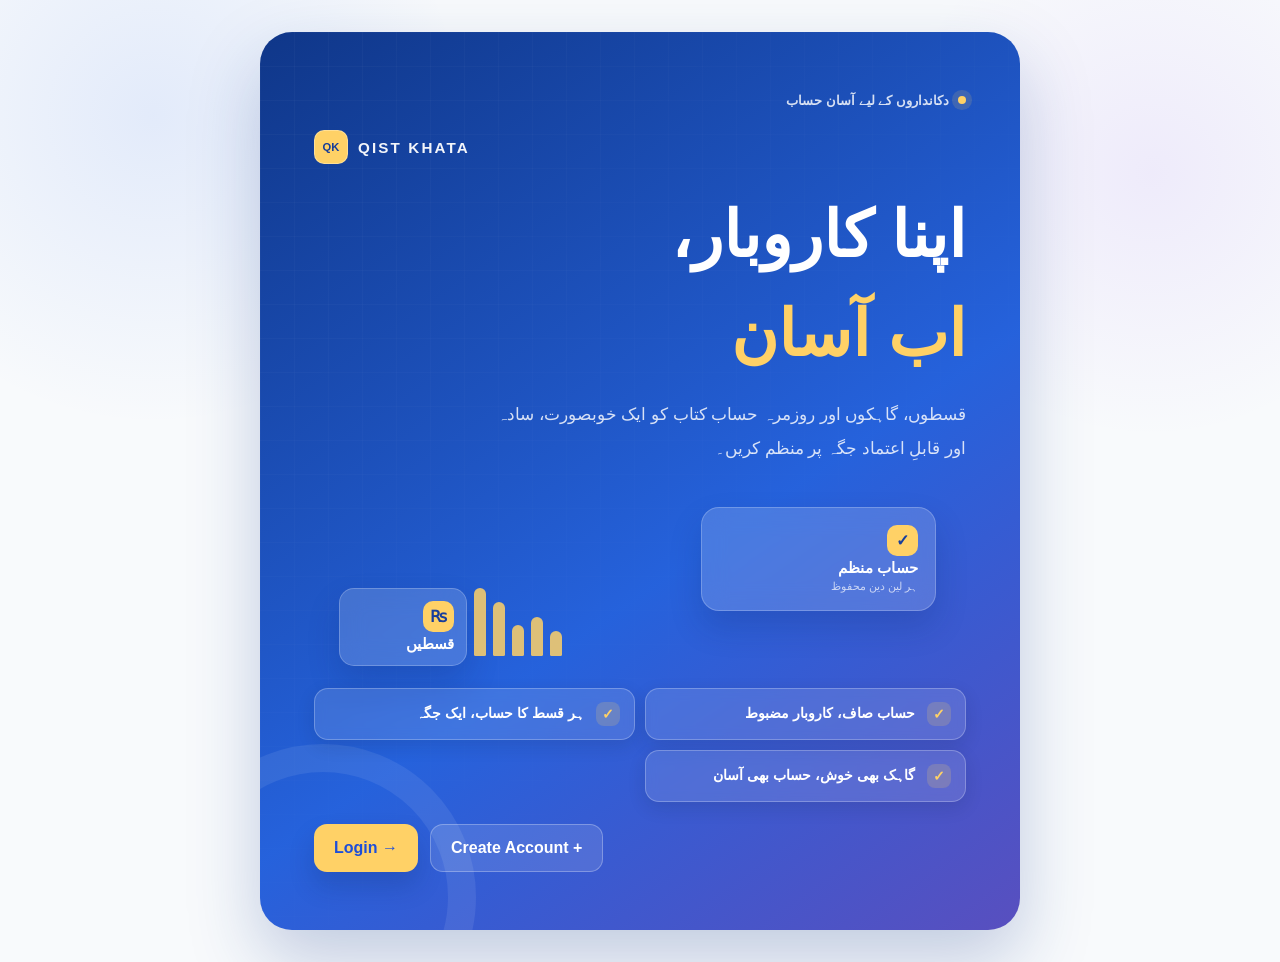
<file: index.html>
<!DOCTYPE html>
<html lang="en">
  <head>
    <meta charset="UTF-8" />
    <meta name="viewport" content="width=device-width, initial-scale=1.0" />
    <title>Qist Khata App</title>
    <link rel="stylesheet" href="style.css" />
  </head>
  <body>
    <div id="appShell">
      <section id="welcomeScreen" class="screen">
        <div class="welcome-page-shell">
          <div class="welcome-panel" dir="rtl">
            <div class="welcome-orbit welcome-orbit-one" aria-hidden="true"></div>
            <div class="welcome-orbit welcome-orbit-two" aria-hidden="true"></div>
            <div class="welcome-kicker"><span class="welcome-kicker-dot"></span> دکانداروں کے لیے آسان حساب</div>
            <div class="welcome-brand" dir="ltr"><span class="welcome-brand-mark">QK</span><strong>QIST KHATA</strong></div>
            <h1>اپنا کاروبار،<br /><span>اب آسان</span></h1>
            <p class="welcome-copy">قسطوں، گاہکوں اور روزمرہ حساب کتاب کو ایک خوبصورت، سادہ اور قابلِ اعتماد جگہ پر منظم کریں۔</p>

            <div class="business-visual" aria-hidden="true">
              <div class="visual-card visual-card-main"><span class="visual-icon">✓</span><strong>حساب منظم</strong><small>ہر لین دین محفوظ</small></div>
              <div class="visual-card visual-card-small"><span class="visual-icon">₨</span><strong>قسطیں</strong></div>
              <div class="visual-chart"><i></i><i></i><i></i><i></i><i></i></div>
            </div>

<div class="quote-list">
  <div class="quote-item">
    <span class="quote-icon" aria-hidden="true">✓</span>
    <span>حساب صاف، کاروبار مضبوط</span>
  </div>

  <div class="quote-item">
    <span class="quote-icon" aria-hidden="true">✓</span>
    <span>ہر قسط کا حساب، ایک جگہ</span>
  </div>

  <div class="quote-item">
    <span class="quote-icon" aria-hidden="true">✓</span>
    <span>گاہک بھی خوش، حساب بھی آسان</span>
  </div>
</div>

            <div class="welcome-actions" dir="ltr">
              <button id="welcomeLoginBtn" type="button" class="primary-btn">Login <span aria-hidden="true">→</span></button>
              <button id="welcomeRegisterBtn" type="button" class="welcome-secondary-btn">Create Account <span aria-hidden="true">+</span></button>
            </div>
          </div>
        </div>
      </section>

      <section id="authScreen" class="screen hidden">
        <div class="auth-shell auth-only-shell">

          <div class="auth-card">
            <div class="brand-badge">Qist Khata</div>
            <h1>Business Dashboard</h1>
            <p class="auth-subtitle">Track customers, installments, and payments with ease.</p>

            <div class="auth-tabs">
              <button type="button" class="auth-tab active" data-auth-tab="login">Login</button>
              <button type="button" class="auth-tab" data-auth-tab="register">Create Account</button>
            </div>

            <form id="loginForm" class="auth-form">
              <label>
                Mobile Number
                <input type="tel" id="loginMobile" placeholder="03xx-xxxxxxx" required />
              </label>
              <label>
                Password
                <input type="password" id="loginPassword" placeholder="Enter password" required />
              </label>
              <button type="submit" class="primary-btn full">Login</button>
            </form>

            <form id="registerForm" class="auth-form hidden">
              <label>
                Shop Name
                <input type="text" id="registerShopName" placeholder="e.g. City General Store" required />
              </label>
              <label>
                Owner Name
                <input type="text" id="registerOwnerName" placeholder="Full name" required />
              </label>
              <label>
                Mobile Number
                <input type="tel" id="registerMobile" placeholder="03xx-xxxxxxx" required />
              </label>
              <label>
                Password
                <input type="password" id="registerPassword" placeholder="Create password" required />
              </label>
              <button type="submit" class="primary-btn full">Create Account</button>
            </form>

            <div class="auth-divider"><span>System access</span></div>
            <button id="adminAccessBtn" type="button" class="admin-access-btn">Admin Panel Login</button>

            <form id="adminLoginForm" class="auth-form admin-login-form hidden">
  <div class="admin-login-heading">
    <strong>Super Admin Login</strong>
    <span class="demo-admin-note">Demo account · local development only</span>
  </div>  <label>
    Mobile / Email
    <input type="text" id="adminEmail" placeholder="Enter admin mobile or email" autocomplete="username" required />
  </label>  <label>
    Password
    <div class="password-field">
      <input type="password" id="adminPassword" placeholder="Enter admin password" autocomplete="current-password" required />
      <button type="button" id="toggleAdminPassword" aria-label="Show password">👁️</button>
    </div>
  </label><button type="submit" class="primary-btn full">Open Admin Panel</button>

<button id="cancelAdminLoginBtn" type="button" class="ghost-btn full">Back to Shopkeeper Login</button>

</form>
          </div>
        </div>
      </section>

      <section id="mainApp" class="screen hidden">
        <header class="topbar">
          <div class="brand-block">
            <span class="brand-chip">Qist Khata</span>
            <div>
              <p class="eyebrow">Installment Book</p>
              <h2 id="shopNameHeader">Qist Khata</h2>
              <p class="brand-tagline" dir="rtl">اپنا کاروبار، اب آسان</p>
            </div>
          </div>

          <nav class="topbar-actions">
            <button class="chip-btn active" data-view="dashboard">Dashboard</button>
            <button class="chip-btn" data-view="customers">Customers</button>
            <button class="chip-btn" data-view="settings">Settings</button>
            <button id="logoutBtn" class="secondary-btn">Logout</button>
          </nav>
        </header>

        <main class="page-content">
          <section id="dashboardView" class="view active">
            <div class="dashboard-welcome panel">
              <div>
                <p class="eyebrow">Qist Khata · Smart shop management</p>
                <h1 id="dashboardGreeting">Welcome back</h1>
                <p id="dashboardDate" class="welcome-date"></p>
                <span id="subscriptionStatusBadge" class="subscription-badge">Free Plan · Active</span>
              </div>
              <div class="welcome-mark" aria-hidden="true">QK</div>
            </div>

            <div class="stats-grid">
              <article class="stat-card blue">
                <div class="stat-card-top"><span>Total Customers</span><span class="metric-icon" aria-hidden="true"><svg viewBox="0 0 24 24"><path d="M16 20v-1.5a4.5 4.5 0 0 0-4.5-4.5h-3A4.5 4.5 0 0 0 4 18.5V20"/><circle cx="10" cy="7" r="3"/><path d="M16 4.5a3 3 0 0 1 0 5.8M20 19v-1a4 4 0 0 0-3-3.9"/></svg></span></div>
                <strong id="totalCustomers">0</strong>
              </article>
              <article class="stat-card green">
                <div class="stat-card-top"><span>Total Outstanding</span><span class="metric-icon" aria-hidden="true"><svg viewBox="0 0 24 24"><rect x="3" y="5" width="18" height="14" rx="2"/><path d="M3 9h18M7 15h3"/></svg></span></div>
                <strong id="totalOutstanding">0</strong>
              </article>
              <article class="stat-card orange">
                <div class="stat-card-top"><span>Today's Due</span><span class="metric-icon" aria-hidden="true"><svg viewBox="0 0 24 24"><rect x="4" y="5" width="16" height="15" rx="2"/><path d="M8 3v4M16 3v4M4 9h16M8 13h3M8 16h5"/></svg></span></div>
                <strong id="todayDueCount">0</strong>
              </article>
              <article class="stat-card purple">
                <div class="stat-card-top"><span>Upcoming Qist</span><span class="metric-icon" aria-hidden="true"><svg viewBox="0 0 24 24"><circle cx="12" cy="12" r="8"/><path d="M12 8v4l3 2M4 4l2 2M20 4l-2 2"/></svg></span></div>
                <strong id="upcomingQistCount">0</strong>
              </article>
              <article class="stat-card red">
                <div class="stat-card-top"><span>Overdue</span><span class="metric-icon" aria-hidden="true"><svg viewBox="0 0 24 24"><path d="M12 3 3.5 19h17L12 3Z"/><path d="M12 9v4M12 16h.01"/></svg></span></div>
                <strong id="overdueCount">0</strong>
              </article>
            </div>

            <div class="split-grid">
              <div class="panel">
                <div class="section-header">
                  <h3>Today Due</h3>
                </div>
                <div id="todayDueList" class="list-stack"></div>
              </div>

              <div class="panel">
                <div class="section-header">
                  <h3>Upcoming Qist</h3>
                </div>
                <div id="upcomingDueList" class="list-stack"></div>
              </div>

              <div class="panel full-span">
                <div class="section-header">
                  <h3>Overdue</h3>
                </div>
                <div id="overdueList" class="list-stack"></div>
              </div>
            </div>

            <div class="broadcast-grid">
              <div class="panel broadcast-panel">
                <div class="section-header"><div><p class="eyebrow">From Qist Khata</p><h3>Announcements</h3></div><span class="section-mark">✦</span></div>
                <div id="activeAdsList" class="broadcast-list"></div>
              </div>
              <div class="panel broadcast-panel">
                <div class="section-header"><div><p class="eyebrow">Stay up to date</p><h3>Important Updates</h3></div><span class="section-mark">↗</span></div>
                <div id="importantUpdatesList" class="broadcast-list"></div>
              </div>
            </div>

            <div class="panel plans-overview-panel">
              <div class="section-header"><div><p class="eyebrow">Flexible options</p><h3>Available Plans</h3></div><span class="section-mark">₨</span></div>
              <div id="shopkeeperPlansList" class="shopkeeper-plans-grid"></div>
            </div>
          </section>

          <section id="customersView" class="view hidden">
            <div class="toolbar">
              <div class="page-heading"><p class="eyebrow">People and purchase plans</p><h1>Customer Directory</h1></div>
              <div class="toolbar-actions"><input id="customerSearchInput" type="search" placeholder="Search by name, mobile or product" /><button id="addCustomerBtn" class="primary-btn">+ Add Customer</button></div>
            </div>

            <div id="customerFormPanel" class="panel hidden">
              <div class="section-header">
                <h3 id="customerFormTitle">Add Customer</h3>
                <button id="cancelCustomerFormBtn" type="button" class="ghost-btn">Cancel</button>
              </div>

              <form id="customerForm" class="two-column-form">
                <label>
                  Customer Name
                  <input id="customerName" type="text" required />
                </label>
                <label>
                  Mobile Number
                  <input id="customerMobile" type="tel" required />
                </label>
                <label>
                  CNIC
                  <input id="customerCnic" type="text" placeholder="37401-1234567-8" />
                </label>
                <label>
                  Member
                  <select id="customerMember">
                    <option value="Silver">Silver</option>
                    <option value="Gold">Gold</option>
                    <option value="Platinum">Platinum</option>
                    <option value="Regular">Regular</option>
                  </select>
                </label>
                <label class="full-span">
                  Address
                  <input id="customerAddress" type="text" placeholder="Street / Area / City" />
                </label>
                <label>
                  Product Name
                  <input id="productName" type="text" required />
                </label>
                <label>
                  Product Price (PKR)
                  <input id="productPrice" type="number" min="0" step="100" required />
                </label>
                <label>
                  Advance Payment
                  <input id="advancePayment" type="number" min="0" step="100" value="0" />
                </label>
                <label>
                  Installment Amount
                  <input id="installmentAmount" type="number" min="0" step="100" required />
                </label>
                <label>
                  Next Installment Date
                  <input id="nextInstallmentDate" type="date" required />
                </label>
                <label class="full-span">
                  Note
                  <textarea id="customerNote" rows="3" placeholder="Any special note about this customer"></textarea>
                </label>

                <div class="full-span auto-balance-box">
                  <span>Auto Outstanding</span>
                  <strong id="autoOutstandingText">PKR 0</strong>
                </div>

                <div class="full-span">
                  <button type="submit" class="primary-btn full">Save Customer</button>
                </div>
              </form>
            </div>

            <div id="customerList" class="customer-grid"></div>
          </section>

          <section id="settingsView" class="view hidden">
            <div class="panel">
              <div class="section-header">
                <div><p class="eyebrow">Workspace preferences</p><h3>Admin Settings</h3></div>
              </div>

              <form id="settingsForm" class="two-column-form">
                <label>
                  Shop Name
                  <input id="settingsShopName" type="text" required />
                </label>
                <label>
                  Owner Name
                  <input id="settingsOwnerName" type="text" required />
                </label>
                <label>
                  Mobile Number
                  <input id="settingsMobile" type="tel" required />
                </label>
                <label class="full-span">
                  Shop Address
                  <input id="settingsShopAddress" type="text" placeholder="Street, area and city" />
                </label>
                <label>
                  WhatsApp Number
                  <input id="settingsWhatsapp" type="tel" placeholder="03xx-xxxxxxx" />
                </label>
                <label>
                  Easypaisa Number
                  <input id="settingsEasypaisa" type="tel" placeholder="03xx-xxxxxxx" />
                </label>
                <label>
                  Service Charge (%)
                  <input id="settingsServiceCharge" type="number" min="0" step="0.5" />
                </label>
                <label>
                  Bank Name
                  <input id="settingsBankName" type="text" placeholder="HBL / Allied Bank" />
                </label>
                <label class="full-span">
                  Bank Account / IBAN
                  <input id="settingsBankAccount" type="text" placeholder="Account number or IBAN" />
                </label>

                <div class="full-span">
                  <button type="submit" class="primary-btn full">Save Shop Profile</button>
                </div>
              </form>
            </div>
          </section>
        </main>
      </section>

     <section id="adminApp" class="screen hidden">
  <header class="admin-topbar">
    <div class="admin-brand">
      <span class="admin-brand-mark">QK</span>
      <div>
        <p class="eyebrow">Super Admin Console</p>
        <h2>Qist Khata Admin</h2>
      </div>
    </div>

    <button id="adminLogoutBtn" type="button" class="secondary-btn">
      Admin Logout
    </button>
  </header>

  <div class="admin-layout">
    <aside class="admin-sidebar">
      <p class="admin-nav-label">Control Center</p>

      <button class="admin-nav-btn active" data-admin-view="adminDashboard">
        Dashboard
      </button>

      <button class="admin-nav-btn" data-admin-view="adminShops">
        Shopkeepers / Users
      </button>

      <button class="admin-nav-btn" data-admin-view="adminManagement">
        Shop Management
      </button>

      <button class="admin-nav-btn" data-admin-view="adminSubscriptions">
        Subscriptions
      </button>

      <button class="admin-nav-btn" data-admin-view="adminAnnouncements">
        Announcements
      </button>

      <button class="admin-nav-btn" data-admin-view="adminAds">
        Ads &amp; Announcements
      </button>

      <button class="admin-nav-btn" data-admin-view="adminUpdates">
        App Updates
      </button>

      <button class="admin-nav-btn" data-admin-view="adminPlans">
        Plans &amp; Charges
      </button>

      <button class="admin-nav-btn" data-admin-view="adminServiceCharges">
        Service Charges
      </button>

      <button class="admin-nav-btn" data-admin-view="adminPayments">
        Payment Settings
      </button>

      <button class="admin-nav-btn" data-admin-view="adminReports">
        Reports
      </button>

      <button class="admin-nav-btn" data-admin-view="adminSystem">
        System Settings
      </button>
    </aside>

    <main class="admin-content">

      <!-- DASHBOARD -->
      <section id="adminDashboard" class="admin-view">

        <div class="admin-heading">
          <div>
            <p class="eyebrow">Owner overview</p>
            <h1>System Dashboard</h1>
            <p>Monitor your Qist Khata network from one place.</p>
          </div>

          <span class="admin-live-badge">● System Online</span>
        </div>

        <div class="admin-stats-grid">

          <article class="admin-stat-card blue">
            <span>Registered Shops</span>
            <strong id="adminShopCount">0</strong>
            <small>Total shopkeeper accounts</small>
          </article>

          <article class="admin-stat-card green">
            <span>Active Shops</span>
            <strong id="adminActiveShopCount">0</strong>
            <small>Currently active accounts</small>
          </article>

          <article class="admin-stat-card purple">
            <span>Active Ads</span>
            <strong id="adminAdCount">0</strong>
            <small>Ads currently available</small>
          </article>

          <article class="admin-stat-card orange">
            <span>Published Updates</span>
            <strong id="adminUpdateCount">0</strong>
            <small>App updates published</small>
          </article>

          <article class="admin-stat-card green">
            <span>Active Subscriptions</span>
            <strong id="adminSubscriptionCount">0</strong>
            <small>Active or trial plans</small>
          </article>

        </div>

        <div class="admin-dashboard-grid">

          <div class="admin-panel">
            <div class="section-header">
              <h3>Recent Shops</h3>
            </div>

            <div id="adminRecentShops"></div>
          </div>

          <div class="admin-panel">
            <div class="section-header">
              <h3>Admin Notes</h3>
            </div>

            <div class="admin-note-list">

              <div>
                <strong>Broadcasts</strong>
                <span>
                  Active ads appear on every shopkeeper dashboard.
                </span>
              </div>

              <div>
                <strong>Access Control</strong>
                <span>
                  Only the separate super admin session can open this console.
                </span>
              </div>

            </div>
          </div>

        </div>

      </section>


      <!-- SHOPKEEPERS -->
      <section id="adminShops" class="admin-view hidden">

        <div class="admin-heading">
          <div>
            <p class="eyebrow">Accounts and access</p>
            <h1>Shopkeepers / Users</h1>
          </div>
        </div>

        <div class="admin-panel">
          <div id="adminShopkeepersTable" class="admin-table-wrap"></div>
        </div>

      </section>


      <!-- SHOP MANAGEMENT -->
      <section id="adminManagement" class="admin-view hidden">

        <div class="admin-heading">
          <div>
            <p class="eyebrow">Business network</p>
            <h1>Shop Management</h1>
          </div>
        </div>

        <div class="admin-panel">
          <div id="adminManagementContent"></div>
        </div>

      </section>


      <!-- SUBSCRIPTIONS -->
      <section id="adminSubscriptions" class="admin-view hidden">

        <div class="admin-heading">
          <div>
            <p class="eyebrow">Recurring access</p>
            <h1>Subscriptions</h1>
          </div>
        </div>

        <div class="admin-two-column">

          <form id="adminSubscriptionForm" class="admin-panel admin-form">

            <h3>Manage Shopkeeper Subscription</h3>

            <select id="subscriptionUser" required></select>

            <select id="subscriptionPlan" required></select>

            <select id="subscriptionStatus">
              <option value="active">Active</option>
              <option value="trial">Trial</option>
              <option value="expired">Expired</option>
              <option value="cancelled">Cancelled</option>
            </select>

            <input id="subscriptionStart" type="date" required />

            <input id="subscriptionExpiry" type="date" required />

            <button type="submit" class="primary-btn">
              Save Subscription
            </button>

          </form>

          <div class="admin-panel">

            <div class="section-header">
              <h3>Subscription Overview</h3>
            </div>

            <div
              id="adminSubscriptionsList"
              class="admin-item-list"
            ></div>

          </div>

        </div>

      </section>


      <!-- ANNOUNCEMENTS -->
      <section id="adminAnnouncements" class="admin-view hidden">

        <div class="admin-heading">
          <div>
            <p class="eyebrow">Direct communication</p>
            <h1>Announcements</h1>
          </div>
        </div>

        <div class="admin-two-column">

          <form
            id="adminAnnouncementForm"
            class="admin-panel admin-form"
          >

            <h3 id="adminAnnouncementFormTitle">
              Create Announcement
            </h3>

            <input
              id="editingAnnouncementId"
              type="hidden"
            />

            <input
              id="announcementTitle"
              placeholder="Announcement title"
              required
            />

            <textarea
              id="announcementDescription"
              rows="5"
              placeholder="Announcement message"
              required
            ></textarea>

            <label class="toggle-row">
              <input
                id="announcementImportant"
                type="checkbox"
              />
              Important announcement
            </label>

            <label class="toggle-row">
              <input
                id="announcementActive"
                type="checkbox"
                checked
              />
              Active announcement
            </label>

            <button
              id="adminAnnouncementSubmit"
              type="submit"
              class="primary-btn"
            >
              Publish Announcement
            </button>

          </form>

          <div class="admin-panel">

            <div class="section-header">
              <h3>Published Announcements</h3>
            </div>

            <div
              id="adminAnnouncementsList"
              class="admin-item-list"
            ></div>

          </div>

        </div>

      </section>


      <!-- ADS -->
      <section id="adminAds" class="admin-view hidden">

        <div class="admin-heading">
          <div>
            <p class="eyebrow">Reach shopkeepers</p>
            <h1>Advertisements</h1>
          </div>
        </div>

        <div class="admin-two-column">

          <form
            id="adminAdForm"
            class="admin-panel admin-form"
          >

            <h3 id="adminAdFormTitle">
              Create Advertisement
            </h3>

            <input
              id="editingAdId"
              type="hidden"
            />

            <input
              id="adTitle"
              placeholder="Title"
              required
            />

            <textarea
              id="adDescription"
              rows="4"
              placeholder="Description"
              required
            ></textarea>

            <input
              id="adImage"
              type="url"
              placeholder="Banner image URL (optional)"
            />

            <input
              id="adButtonText"
              placeholder="Button text (optional)"
            />

            <input
              id="adLink"
              type="url"
              placeholder="Button link (optional)"
            />

            <div class="admin-form-row">

              <input
                id="adStartDate"
                type="date"
                aria-label="Start date"
              />

              <input
                id="adEndDate"
                type="date"
                aria-label="End date"
              />

            </div>

            <label class="toggle-row">
              <input
                id="adActive"
                type="checkbox"
                checked
              />
              Active advertisement
            </label>

            <button
              id="adminAdSubmit"
              type="submit"
              class="primary-btn"
            >
              Publish Advertisement
            </button>

          </form>

          <div class="admin-panel">

            <div class="section-header">
              <h3>Published Ads</h3>
            </div>

            <div
              id="adminAdsList"
              class="admin-item-list"
            ></div>

          </div>

        </div>

      </section>


      <!-- APP UPDATES -->
      <section id="adminUpdates" class="admin-view hidden">

        <div class="admin-heading">
          <div>
            <p class="eyebrow">Product communication</p>
            <h1>App Updates</h1>
          </div>
        </div>

        <div class="admin-two-column">

          <form
            id="adminUpdateForm"
            class="admin-panel admin-form"
          >

            <h3>Publish Update</h3>

            <input
              id="updateTitle"
              placeholder="Update title"
              required
            />

            <input
              id="updateVersion"
              placeholder="Version e.g. v1.2.0"
              required
            />

            <input
              id="updateDate"
              type="date"
              required
            />

            <textarea
              id="updateDescription"
              rows="5"
              placeholder="What changed?"
              required
            ></textarea>

            <label class="toggle-row">
              <input
                id="updateImportant"
                type="checkbox"
                checked
              />
              Mark as important
            </label>

            <button
              type="submit"
              class="primary-btn"
            >
              Publish Update
            </button>

          </form>

          <div class="admin-panel">

            <div class="section-header">
              <h3>Published Updates</h3>
            </div>

            <div
              id="adminUpdatesList"
              class="admin-item-list"
            ></div>

          </div>

        </div>

      </section>


      <!-- PLANS -->
      <section id="adminPlans" class="admin-view hidden">

        <div class="admin-heading">
          <div>
            <p class="eyebrow">Flexible monetization</p>
            <h1>Plans</h1>
          </div>
        </div>

        <div class="admin-two-column">

          <form
            id="adminPlanForm"
            class="admin-panel admin-form"
          >

            <h3 id="adminPlanFormTitle">
              Create Plan
            </h3>

            <input
              id="editingPlanId"
              type="hidden"
            />

            <input
              id="planName"
              placeholder="Plan name"
              required
            />

            <input
              id="planMonthlyPrice"
              type="number"
              min="0"
              placeholder="Monthly price (PKR)"
              required
            />

            <input
              id="planYearlyPrice"
              type="number"
              min="0"
              placeholder="Yearly price (PKR)"
              required
            />

            <input
              id="planCustomerLimit"
              type="number"
              min="0"
              placeholder="Customer limit (0 = unlimited)"
              required
            />

            <textarea
              id="planFeatures"
              rows="3"
              placeholder="Features, separated by commas"
            ></textarea>

            <textarea
              id="planDescription"
              rows="3"
              placeholder="Plan description"
            ></textarea>

            <label class="toggle-row">
              <input
                id="planActive"
                type="checkbox"
                checked
              />
              Active plan
            </label>

            <button
              id="adminPlanSubmit"
              type="submit"
              class="primary-btn"
            >
              Create Plan
            </button>

          </form>

          <div class="admin-panel">

            <div class="section-header">
              <h3>Available Plans</h3>
            </div>

            <div
              id="adminPlansList"
              class="admin-item-list"
            ></div>

          </div>

        </div>

      </section>


      <!-- SERVICE CHARGES -->
      <section
        id="adminServiceCharges"
        class="admin-view hidden"
      >

        <div class="admin-heading">
          <div>
            <p class="eyebrow">Platform monetization</p>
            <h1>Service Charges</h1>
          </div>
        </div>

        <form
          id="adminServiceChargeForm"
          class="admin-panel admin-form narrow-form"
        >

          <h3>Configure Application Charges</h3>

          <input
            id="serviceChargeDefault"
            type="number"
            min="0"
            step="0.1"
            placeholder="Default service charge (%)"
            required
          />

          <input
            id="serviceChargePayment"
            type="number"
            min="0"
            step="0.1"
            placeholder="Payment processing charge (%)"
            required
          />

          <input
            id="serviceChargeOverdue"
            type="number"
            min="0"
            step="1"
            placeholder="Overdue fixed fee (PKR)"
            required
          />

          <textarea
            id="serviceChargeNotes"
            rows="3"
            placeholder="Notes shown to shopkeepers"
          ></textarea>

          <button
            type="submit"
            class="primary-btn"
          >
            Save Service Charges
          </button>

        </form>

      </section>


      <!-- PAYMENT SETTINGS -->
      <section id="adminPayments" class="admin-view hidden">

        <div class="admin-heading">
          <div>
            <p class="eyebrow">Money movement</p>
            <h1>Payment Settings</h1>
          </div>
        </div>

        <form
          id="adminPaymentForm"
          class="admin-panel admin-form narrow-form"
        >

          <h3>Platform Payment Details</h3>

          <input
            id="adminPaymentName"
            placeholder="Account holder name"
            required
          />

          <input
            id="adminPaymentEasypaisa"
            placeholder="Easypaisa number"
          />

          <input
            id="adminPaymentJazzcash"
            placeholder="JazzCash number"
          />

          <input
            id="adminPaymentBank"
            placeholder="Bank name"
            required
          />

          <input
            id="adminPaymentAccount"
            placeholder="Account number / IBAN"
            required
          />

          <input
            id="adminPaymentInstructions"
            placeholder="Payment instructions"
          />

          <button
            type="submit"
            class="primary-btn"
          >
            Save Payment Settings
          </button>

        </form>

      </section>


      <!-- REPORTS -->
      <section id="adminReports" class="admin-view hidden">

        <div class="admin-heading">
          <div>
            <p class="eyebrow">System intelligence</p>
            <h1>Reports</h1>
          </div>
        </div>

        <div class="admin-stats-grid report-stats">

          <article class="admin-stat-card blue">
            <span>Total Users</span>
            <strong id="adminTotalUsers">0</strong>
          </article>

          <article class="admin-stat-card green">
            <span>Active Users</span>
            <strong id="adminActiveUsers">0</strong>
          </article>

          <article class="admin-stat-card purple">
            <span>Free Users</span>
            <strong id="adminFreeUsers">0</strong>
          </article>

          <article class="admin-stat-card orange">
            <span>Pro Users</span>
            <strong id="adminProUsers">0</strong>
          </article>

          <article class="admin-stat-card red">
            <span>Business Users</span>
            <strong id="adminBusinessUsers">0</strong>
          </article>

          <article class="admin-stat-card green">
            <span>Active Subscriptions</span>
            <strong id="adminActiveSubscriptions">0</strong>
          </article>

          <article class="admin-stat-card red">
            <span>Expired Subscriptions</span>
            <strong id="adminExpiredSubscriptions">0</strong>
          </article>

          <article class="admin-stat-card blue">
            <span>Total Recorded Revenue</span>
            <strong id="adminRecordedRevenue">
              PKR 0
            </strong>
          </article>

          <article class="admin-stat-card orange">
            <span>Monthly Revenue</span>
            <strong id="adminMonthlyRevenue">
              PKR 0
            </strong>
          </article>

          <article class="admin-stat-card purple">
            <span>Advertisement Count</span>
            <strong id="adminAdvertisementCount">
              0
            </strong>
          </article>

        </div>

        <div class="admin-panel">
          <div id="adminReportDetails"></div>
        </div>

      </section>


      <!-- SYSTEM SETTINGS -->
      <section id="adminSystem" class="admin-view hidden">

        <div class="admin-heading">
          <div>
            <p class="eyebrow">Platform controls</p>
            <h1>System Settings</h1>
          </div>
        </div>

        <form
          id="adminSystemForm"
          class="admin-panel admin-form narrow-form"
        >

          <h3>System Preferences</h3>

          <label class="toggle-row">
            <input
              id="systemMaintenance"
              type="checkbox"
            />
            Maintenance mode
          </label>

          <label class="toggle-row">
            <input
              id="systemAllowRegistration"
              type="checkbox"
              checked
            />
            Allow new shopkeeper registration
          </label>

          <label class="toggle-row">
            <input
              id="systemShowUpdates"
              type="checkbox"
              checked
            />
            Show updates on shopkeeper dashboard
          </label>

          <button
            type="submit"
            class="primary-btn"
          >
            Save System Settings
          </button>

        </form>

      </section>

    </main>
  </div>
</section>

    <aside id="khataPanel" class="khata-panel hidden">
      <div class="khata-header">
        <div>
          <p class="eyebrow">Customer Khata</p>
          <h3 id="khataTitle">Customer Details</h3>
        </div>
        <button id="closeKhataBtn" type="button" class="ghost-btn">Close</button>
      </div>

 <div id="khataContent"></div>
    </aside>

    <div id="toastContainer" class="toast-container"></div>

    <div id="receiptModal" class="receipt-modal hidden" role="dialog" aria-modal="true" aria-labelledby="receiptTitle">
      <div class="receipt-card">
        <div class="receipt-actions">
          <span class="eyebrow">Printable receipt</span>
          <div>
            <button id="printReceiptBtn" type="button" class="small-btn">Print</button>
            <button id="whatsappReceiptBtn" type="button" class="small-btn">WhatsApp Receipt</button>
            <button id="closeReceiptBtn" type="button" class="ghost-btn">Close</button>
          </div>
        </div>
        <div id="receiptContent"></div>
      </div>
    </div>

    <div id="adminUserModal" class="receipt-modal hidden" role="dialog" aria-modal="true" aria-labelledby="adminUserTitle">
      <div class="receipt-card admin-user-modal-card">
        <div class="receipt-actions">
          <span class="eyebrow">Shopkeeper account</span>
          <button id="closeAdminUserBtn" type="button" class="ghost-btn">Close</button>
        </div>
        <div id="adminUserContent"></div>
      </div>
    </div>

    <script src="app.js"></script>
  </body>
</html>
</file>
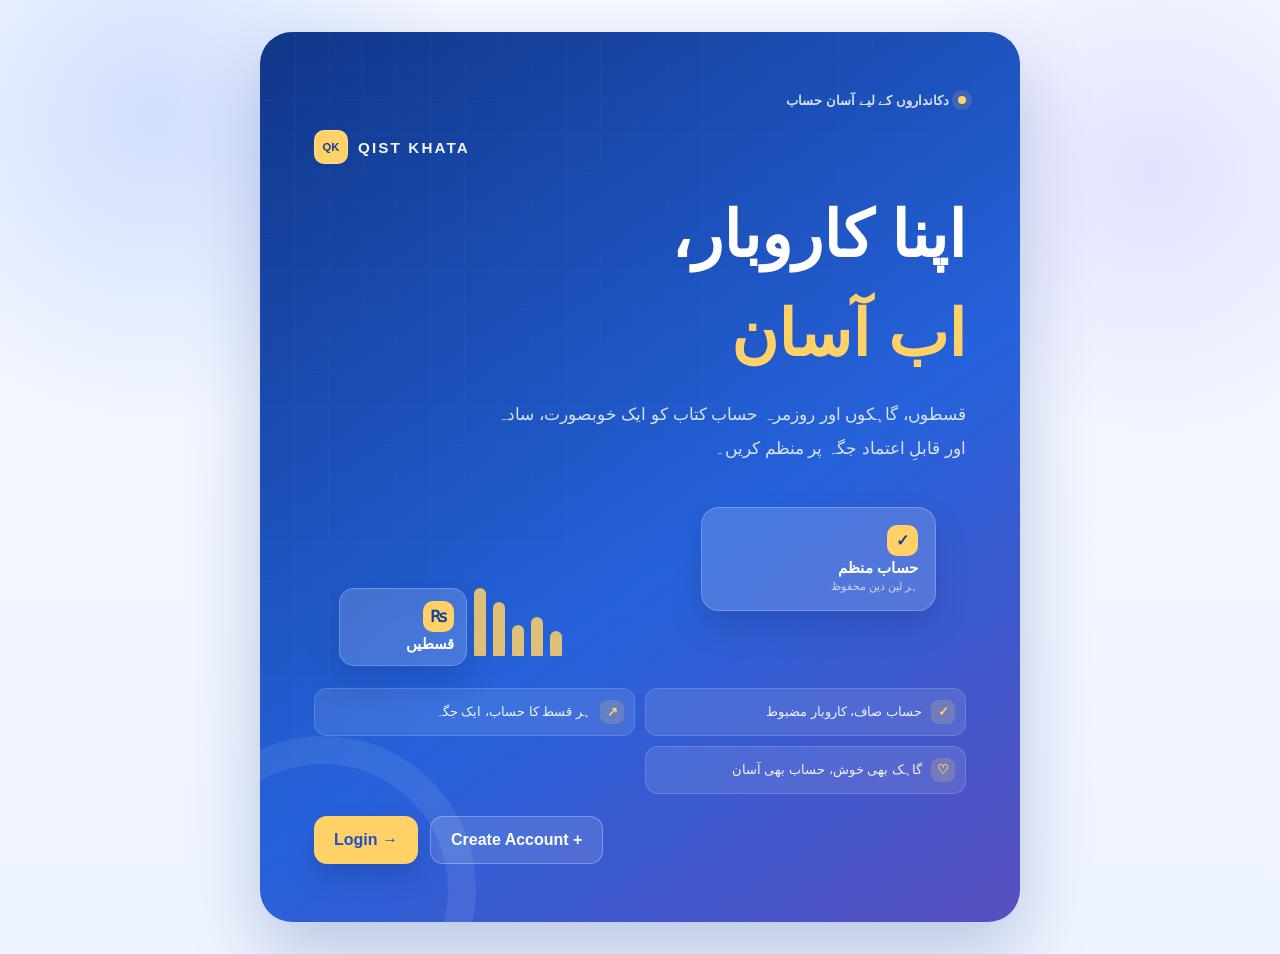
<file: backups/stable-20260924-231711/index.html>
<!DOCTYPE html>
<html lang="en">
  <head>
    <meta charset="UTF-8" />
    <meta name="viewport" content="width=device-width, initial-scale=1.0" />
    <title>Qist Khata App</title>
    <link rel="stylesheet" href="style.css" />
  </head>
  <body>
    <div id="appShell">
      <section id="welcomeScreen" class="screen">
        <div class="welcome-page-shell">
          <div class="welcome-panel" dir="rtl">
            <div class="welcome-orbit welcome-orbit-one" aria-hidden="true"></div>
            <div class="welcome-orbit welcome-orbit-two" aria-hidden="true"></div>
            <div class="welcome-kicker"><span class="welcome-kicker-dot"></span> دکانداروں کے لیے آسان حساب</div>
            <div class="welcome-brand" dir="ltr"><span class="welcome-brand-mark">QK</span><strong>QIST KHATA</strong></div>
            <h1>اپنا کاروبار،<br /><span>اب آسان</span></h1>
            <p class="welcome-copy">قسطوں، گاہکوں اور روزمرہ حساب کتاب کو ایک خوبصورت، سادہ اور قابلِ اعتماد جگہ پر منظم کریں۔</p>

            <div class="business-visual" aria-hidden="true">
              <div class="visual-card visual-card-main"><span class="visual-icon">✓</span><strong>حساب منظم</strong><small>ہر لین دین محفوظ</small></div>
              <div class="visual-card visual-card-small"><span class="visual-icon">₨</span><strong>قسطیں</strong></div>
              <div class="visual-chart"><i></i><i></i><i></i><i></i><i></i></div>
            </div>

            <div class="quote-list">
              <div class="quote-item"><span class="quote-icon" aria-hidden="true">✓</span><span>حساب صاف، کاروبار مضبوط</span></div>
              <div class="quote-item"><span class="quote-icon" aria-hidden="true">↗</span><span>ہر قسط کا حساب، ایک جگہ</span></div>
              <div class="quote-item"><span class="quote-icon" aria-hidden="true">♡</span><span>گاہک بھی خوش، حساب بھی آسان</span></div>
            </div>

            <div class="welcome-actions" dir="ltr">
              <button id="welcomeLoginBtn" type="button" class="primary-btn">Login <span aria-hidden="true">→</span></button>
              <button id="welcomeRegisterBtn" type="button" class="welcome-secondary-btn">Create Account <span aria-hidden="true">+</span></button>
            </div>
          </div>
        </div>
      </section>

      <section id="authScreen" class="screen hidden">
        <div class="auth-shell auth-only-shell">

          <div class="auth-card">
            <div class="brand-badge">Qist Khata</div>
            <h1>Shopkeeper Ledger</h1>
            <p class="auth-subtitle">Track customers, installments, and payments with ease.</p>

            <div class="auth-tabs">
              <button type="button" class="auth-tab active" data-auth-tab="login">Login</button>
              <button type="button" class="auth-tab" data-auth-tab="register">Create Account</button>
            </div>

            <form id="loginForm" class="auth-form">
              <label>
                Mobile Number
                <input type="tel" id="loginMobile" placeholder="03xx-xxxxxxx" required />
              </label>
              <label>
                Password
                <input type="password" id="loginPassword" placeholder="Enter password" required />
              </label>
              <button type="submit" class="primary-btn full">Login</button>
            </form>

            <form id="registerForm" class="auth-form hidden">
              <label>
                Shop Name
                <input type="text" id="registerShopName" placeholder="e.g. City General Store" required />
              </label>
              <label>
                Owner Name
                <input type="text" id="registerOwnerName" placeholder="Full name" required />
              </label>
              <label>
                Mobile Number
                <input type="tel" id="registerMobile" placeholder="03xx-xxxxxxx" required />
              </label>
              <label>
                Password
                <input type="password" id="registerPassword" placeholder="Create password" required />
              </label>
              <button type="submit" class="primary-btn full">Create Account</button>
            </form>

            <div class="auth-divider"><span>System access</span></div>
            <button id="adminAccessBtn" type="button" class="admin-access-btn">Admin Panel Login</button>

            <form id="adminLoginForm" class="auth-form admin-login-form hidden">
              <div class="admin-login-heading"><strong>Super Admin Login</strong><span class="demo-admin-note">Demo account · local development only</span></div>
              <label>
                Mobile / Email
                <input type="text" id="adminEmail" placeholder="Enter admin mobile or email" autocomplete="username" required />
              </label>
              <label>
                Password
                <input type="password" id="adminPassword" placeholder="Enter admin password" autocomplete="current-password" required />
              </label>
              <button type="submit" class="primary-btn full">Open Admin Panel</button>
              <button id="cancelAdminLoginBtn" type="button" class="ghost-btn full">Back to Shopkeeper Login</button>
            </form>
          </div>
        </div>
      </section>

      <section id="mainApp" class="screen hidden">
        <header class="topbar">
          <div class="brand-block">
            <span class="brand-chip">Qist Khata</span>
            <div>
              <p class="eyebrow">Installment Book</p>
              <h2 id="shopNameHeader">Qist Khata</h2>
              <p class="brand-tagline" dir="rtl">اپنا کاروبار، اب آسان</p>
            </div>
          </div>

          <nav class="topbar-actions">
            <button class="chip-btn active" data-view="dashboard">Dashboard</button>
            <button class="chip-btn" data-view="customers">Customers</button>
            <button class="chip-btn" data-view="settings">Settings</button>
            <button id="logoutBtn" class="secondary-btn">Logout</button>
          </nav>
        </header>

        <main class="page-content">
          <section id="dashboardView" class="view active">
            <div class="dashboard-welcome panel">
              <div>
                <p class="eyebrow">Qist Khata · Smart shop management</p>
                <h1 id="dashboardGreeting">Welcome back</h1>
                <p id="dashboardDate" class="welcome-date"></p>
                <span id="subscriptionStatusBadge" class="subscription-badge">Free Plan · Active</span>
              </div>
              <div class="welcome-mark" aria-hidden="true">QK</div>
            </div>

            <div class="stats-grid">
              <article class="stat-card blue">
                <div class="stat-card-top"><span>Total Customers</span><span class="metric-icon" aria-hidden="true"><svg viewBox="0 0 24 24"><path d="M16 20v-1.5a4.5 4.5 0 0 0-4.5-4.5h-3A4.5 4.5 0 0 0 4 18.5V20"/><circle cx="10" cy="7" r="3"/><path d="M16 4.5a3 3 0 0 1 0 5.8M20 19v-1a4 4 0 0 0-3-3.9"/></svg></span></div>
                <strong id="totalCustomers">0</strong>
              </article>
              <article class="stat-card green">
                <div class="stat-card-top"><span>Total Outstanding</span><span class="metric-icon" aria-hidden="true"><svg viewBox="0 0 24 24"><rect x="3" y="5" width="18" height="14" rx="2"/><path d="M3 9h18M7 15h3"/></svg></span></div>
                <strong id="totalOutstanding">0</strong>
              </article>
              <article class="stat-card orange">
                <div class="stat-card-top"><span>Today's Due</span><span class="metric-icon" aria-hidden="true"><svg viewBox="0 0 24 24"><rect x="4" y="5" width="16" height="15" rx="2"/><path d="M8 3v4M16 3v4M4 9h16M8 13h3M8 16h5"/></svg></span></div>
                <strong id="todayDueCount">0</strong>
              </article>
              <article class="stat-card purple">
                <div class="stat-card-top"><span>Upcoming Qist</span><span class="metric-icon" aria-hidden="true"><svg viewBox="0 0 24 24"><circle cx="12" cy="12" r="8"/><path d="M12 8v4l3 2M4 4l2 2M20 4l-2 2"/></svg></span></div>
                <strong id="upcomingQistCount">0</strong>
              </article>
              <article class="stat-card red">
                <div class="stat-card-top"><span>Overdue</span><span class="metric-icon" aria-hidden="true"><svg viewBox="0 0 24 24"><path d="M12 3 3.5 19h17L12 3Z"/><path d="M12 9v4M12 16h.01"/></svg></span></div>
                <strong id="overdueCount">0</strong>
              </article>
            </div>

            <div class="split-grid">
              <div class="panel">
                <div class="section-header">
                  <h3>Today Due</h3>
                </div>
                <div id="todayDueList" class="list-stack"></div>
              </div>

              <div class="panel">
                <div class="section-header">
                  <h3>Upcoming Qist</h3>
                </div>
                <div id="upcomingDueList" class="list-stack"></div>
              </div>

              <div class="panel full-span">
                <div class="section-header">
                  <h3>Overdue</h3>
                </div>
                <div id="overdueList" class="list-stack"></div>
              </div>
            </div>

            <div class="broadcast-grid">
              <div class="panel broadcast-panel">
                <div class="section-header"><div><p class="eyebrow">From Qist Khata</p><h3>Announcements</h3></div><span class="section-mark">✦</span></div>
                <div id="activeAdsList" class="broadcast-list"></div>
              </div>
              <div class="panel broadcast-panel">
                <div class="section-header"><div><p class="eyebrow">Stay up to date</p><h3>Important Updates</h3></div><span class="section-mark">↗</span></div>
                <div id="importantUpdatesList" class="broadcast-list"></div>
              </div>
            </div>

            <div class="panel plans-overview-panel">
              <div class="section-header"><div><p class="eyebrow">Flexible options</p><h3>Available Plans</h3></div><span class="section-mark">₨</span></div>
              <div id="shopkeeperPlansList" class="shopkeeper-plans-grid"></div>
            </div>
          </section>

          <section id="customersView" class="view hidden">
            <div class="toolbar">
              <div class="page-heading"><p class="eyebrow">People and purchase plans</p><h1>Customer Directory</h1></div>
              <div class="toolbar-actions"><input id="customerSearchInput" type="search" placeholder="Search by name, mobile or product" /><button id="addCustomerBtn" class="primary-btn">+ Add Customer</button></div>
            </div>

            <div id="customerFormPanel" class="panel hidden">
              <div class="section-header">
                <h3 id="customerFormTitle">Add Customer</h3>
                <button id="cancelCustomerFormBtn" type="button" class="ghost-btn">Cancel</button>
              </div>

              <form id="customerForm" class="two-column-form">
                <label>
                  Customer Name
                  <input id="customerName" type="text" required />
                </label>
                <label>
                  Mobile Number
                  <input id="customerMobile" type="tel" required />
                </label>
                <label>
                  CNIC
                  <input id="customerCnic" type="text" placeholder="37401-1234567-8" />
                </label>
                <label>
                  Member
                  <select id="customerMember">
                    <option value="Silver">Silver</option>
                    <option value="Gold">Gold</option>
                    <option value="Platinum">Platinum</option>
                    <option value="Regular">Regular</option>
                  </select>
                </label>
                <label class="full-span">
                  Address
                  <input id="customerAddress" type="text" placeholder="Street / Area / City" />
                </label>
                <label>
                  Product Name
                  <input id="productName" type="text" required />
                </label>
                <label>
                  Product Price (PKR)
                  <input id="productPrice" type="number" min="0" step="100" required />
                </label>
                <label>
                  Advance Payment
                  <input id="advancePayment" type="number" min="0" step="100" value="0" />
                </label>
                <label>
                  Installment Amount
                  <input id="installmentAmount" type="number" min="0" step="100" required />
                </label>
                <label>
                  Next Installment Date
                  <input id="nextInstallmentDate" type="date" required />
                </label>
                <label class="full-span">
                  Note
                  <textarea id="customerNote" rows="3" placeholder="Any special note about this customer"></textarea>
                </label>

                <div class="full-span auto-balance-box">
                  <span>Auto Outstanding</span>
                  <strong id="autoOutstandingText">PKR 0</strong>
                </div>

                <div class="full-span">
                  <button type="submit" class="primary-btn full">Save Customer</button>
                </div>
              </form>
            </div>

            <div id="customerList" class="customer-grid"></div>
          </section>

          <section id="settingsView" class="view hidden">
            <div class="panel">
              <div class="section-header">
                <div><p class="eyebrow">Workspace preferences</p><h3>Admin Settings</h3></div>
              </div>

              <form id="settingsForm" class="two-column-form">
                <label>
                  Shop Name
                  <input id="settingsShopName" type="text" required />
                </label>
                <label>
                  Owner Name
                  <input id="settingsOwnerName" type="text" required />
                </label>
                <label>
                  Mobile Number
                  <input id="settingsMobile" type="tel" required />
                </label>
                <label class="full-span">
                  Shop Address
                  <input id="settingsShopAddress" type="text" placeholder="Street, area and city" />
                </label>
                <label>
                  WhatsApp Number
                  <input id="settingsWhatsapp" type="tel" placeholder="03xx-xxxxxxx" />
                </label>
                <label>
                  Easypaisa Number
                  <input id="settingsEasypaisa" type="tel" placeholder="03xx-xxxxxxx" />
                </label>
                <label>
                  Service Charge (%)
                  <input id="settingsServiceCharge" type="number" min="0" step="0.5" />
                </label>
                <label>
                  Bank Name
                  <input id="settingsBankName" type="text" placeholder="HBL / Allied Bank" />
                </label>
                <label class="full-span">
                  Bank Account / IBAN
                  <input id="settingsBankAccount" type="text" placeholder="Account number or IBAN" />
                </label>

                <div class="full-span">
                  <button type="submit" class="primary-btn full">Save Shop Profile</button>
                </div>
              </form>
            </div>
          </section>
        </main>
      </section>

      <section id="adminApp" class="screen hidden">
        <header class="admin-topbar">
          <div class="admin-brand"><span class="admin-brand-mark">QK</span><div><p class="eyebrow">Super Admin Console</p><h2>Qist Khata Admin</h2></div></div>
          <button id="adminLogoutBtn" type="button" class="secondary-btn">Admin Logout</button>
        </header>
        <div class="admin-layout">
          <aside class="admin-sidebar">
            <p class="admin-nav-label">Control Center</p>
            <button class="admin-nav-btn active" data-admin-view="adminDashboard">Dashboard</button>
            <button class="admin-nav-btn" data-admin-view="adminShops">Shopkeepers / Users</button>
            <button class="admin-nav-btn" data-admin-view="adminManagement">Shop Management</button>
            <button class="admin-nav-btn" data-admin-view="adminSubscriptions">Subscriptions</button>
            <button class="admin-nav-btn" data-admin-view="adminAnnouncements">Announcements</button>
            <button class="admin-nav-btn" data-admin-view="adminAds">Ads &amp; Announcements</button>
            <button class="admin-nav-btn" data-admin-view="adminUpdates">App Updates</button>
            <button class="admin-nav-btn" data-admin-view="adminPlans">Plans &amp; Charges</button>
            <button class="admin-nav-btn" data-admin-view="adminServiceCharges">Service Charges</button>
            <button class="admin-nav-btn" data-admin-view="adminPayments">Payment Settings</button>
            <button class="admin-nav-btn" data-admin-view="adminReports">Reports</button>
            <button class="admin-nav-btn" data-admin-view="adminSystem">System Settings</button>
          </aside>

          <main class="admin-content">
            <section id="adminDashboard" class="admin-view">
              <div class="admin-heading"><div><p class="eyebrow">Owner overview</p><h1>System Dashboard</h1><p>Monitor your Qist Khata network from one place.</p></div><span class="admin-live-badge">● System Online</span></div>
              <div class="admin-stats-grid">
                <article class="admin-stat-card blue"><span>Registered Shops</span><strong id="adminShopCount">0</strong></article>
                <article class="admin-stat-card green"><span>Active Shops</span><strong id="adminActiveShopCount">0</strong></article>
                <article class="admin-stat-card purple"><span>Active Ads</span><strong id="adminAdCount">0</strong></article>
                <article class="admin-stat-card orange"><span>Published Updates</span><strong id="adminUpdateCount">0</strong></article>
                <article class="admin-stat-card green"><span>Active Subscriptions</span><strong id="adminSubscriptionCount">0</strong></article>
              </div>
              <div class="admin-dashboard-grid"><div class="admin-panel"><div class="section-header"><h3>Recent Shops</h3></div><div id="adminRecentShops"></div></div><div class="admin-panel"><div class="section-header"><h3>Admin Notes</h3></div><div class="admin-note-list"><div><strong>Broadcasts</strong><span>Active ads appear on every shopkeeper dashboard.</span></div><div><strong>Access control</strong><span>Only the separate super admin session can open this console.</span></div></div></div></div>
            </section>

            <section id="adminShops" class="admin-view hidden"><div class="admin-heading"><div><p class="eyebrow">Accounts and access</p><h1>Shopkeepers / Users</h1></div></div><div class="admin-panel"><div id="adminShopkeepersTable" class="admin-table-wrap"></div></div></section>
            <section id="adminManagement" class="admin-view hidden"><div class="admin-heading"><div><p class="eyebrow">Business network</p><h1>Shop Management</h1></div></div><div class="admin-panel"><div id="adminManagementContent"></div></div></section>

            <section id="adminSubscriptions" class="admin-view hidden"><div class="admin-heading"><div><p class="eyebrow">Recurring access</p><h1>Subscriptions</h1></div></div><div class="admin-two-column"><form id="adminSubscriptionForm" class="admin-panel admin-form"><h3>Manage Shopkeeper Subscription</h3><select id="subscriptionUser" required></select><select id="subscriptionPlan" required></select><select id="subscriptionStatus"><option value="active">Active</option><option value="trial">Trial</option><option value="expired">Expired</option><option value="cancelled">Cancelled</option></select><input id="subscriptionStart" type="date" required /><input id="subscriptionExpiry" type="date" required /><button type="submit" class="primary-btn">Save Subscription</button></form><div class="admin-panel"><div class="section-header"><h3>Subscription Overview</h3></div><div id="adminSubscriptionsList" class="admin-item-list"></div></div></div></section>

            <section id="adminAnnouncements" class="admin-view hidden"><div class="admin-heading"><div><p class="eyebrow">Direct communication</p><h1>Announcements</h1></div></div><div class="admin-two-column"><form id="adminAnnouncementForm" class="admin-panel admin-form"><h3 id="adminAnnouncementFormTitle">Create Announcement</h3><input id="editingAnnouncementId" type="hidden" /><input id="announcementTitle" placeholder="Announcement title" required /><textarea id="announcementDescription" rows="5" placeholder="Announcement message" required></textarea><label class="toggle-row"><input id="announcementImportant" type="checkbox" /> Important announcement</label><label class="toggle-row"><input id="announcementActive" type="checkbox" checked /> Active announcement</label><button id="adminAnnouncementSubmit" type="submit" class="primary-btn">Publish Announcement</button></form><div class="admin-panel"><div class="section-header"><h3>Published Announcements</h3></div><div id="adminAnnouncementsList" class="admin-item-list"></div></div></div></section>

            <section id="adminAds" class="admin-view hidden"><div class="admin-heading"><div><p class="eyebrow">Reach shopkeepers</p><h1>Advertisements</h1></div></div><div class="admin-two-column"><form id="adminAdForm" class="admin-panel admin-form"><h3 id="adminAdFormTitle">Create Advertisement</h3><input id="editingAdId" type="hidden" /><input id="adTitle" placeholder="Title" required /><textarea id="adDescription" rows="4" placeholder="Description" required></textarea><input id="adImage" type="url" placeholder="Banner image URL (optional)" /><input id="adButtonText" placeholder="Button text (optional)" /><input id="adLink" type="url" placeholder="Button link (optional)" /><div class="admin-form-row"><input id="adStartDate" type="date" aria-label="Start date" /><input id="adEndDate" type="date" aria-label="End date" /></div><label class="toggle-row"><input id="adActive" type="checkbox" checked /> Active advertisement</label><button id="adminAdSubmit" type="submit" class="primary-btn">Publish Advertisement</button></form><div class="admin-panel"><div class="section-header"><h3>Published Ads</h3></div><div id="adminAdsList" class="admin-item-list"></div></div></div></section>

            <section id="adminUpdates" class="admin-view hidden"><div class="admin-heading"><div><p class="eyebrow">Product communication</p><h1>App Updates</h1></div></div><div class="admin-two-column"><form id="adminUpdateForm" class="admin-panel admin-form"><h3>Publish Update</h3><input id="updateTitle" placeholder="Update title" required /><input id="updateVersion" placeholder="Version e.g. v1.2.0" required /><input id="updateDate" type="date" required /><textarea id="updateDescription" rows="5" placeholder="What changed?" required></textarea><label class="toggle-row"><input id="updateImportant" type="checkbox" checked /> Mark as important</label><button type="submit" class="primary-btn">Publish Update</button></form><div class="admin-panel"><div class="section-header"><h3>Published Updates</h3></div><div id="adminUpdatesList" class="admin-item-list"></div></div></div></section>

            <section id="adminPlans" class="admin-view hidden"><div class="admin-heading"><div><p class="eyebrow">Flexible monetization</p><h1>Plans</h1></div></div><div class="admin-two-column"><form id="adminPlanForm" class="admin-panel admin-form"><h3 id="adminPlanFormTitle">Create Plan</h3><input id="editingPlanId" type="hidden" /><input id="planName" placeholder="Plan name" required /><input id="planMonthlyPrice" type="number" min="0" placeholder="Monthly price (PKR)" required /><input id="planYearlyPrice" type="number" min="0" placeholder="Yearly price (PKR)" required /><input id="planCustomerLimit" type="number" min="0" placeholder="Customer limit (0 = unlimited)" required /><textarea id="planFeatures" rows="3" placeholder="Features, separated by commas"></textarea><textarea id="planDescription" rows="3" placeholder="Plan description"></textarea><label class="toggle-row"><input id="planActive" type="checkbox" checked /> Active plan</label><button id="adminPlanSubmit" type="submit" class="primary-btn">Create Plan</button></form><div class="admin-panel"><div class="section-header"><h3>Available Plans</h3></div><div id="adminPlansList" class="admin-item-list"></div></div></div></section>

            <section id="adminServiceCharges" class="admin-view hidden"><div class="admin-heading"><div><p class="eyebrow">Platform monetization</p><h1>Service Charges</h1></div></div><form id="adminServiceChargeForm" class="admin-panel admin-form narrow-form"><h3>Configure Application Charges</h3><input id="serviceChargeDefault" type="number" min="0" step="0.1" placeholder="Default service charge (%)" required /><input id="serviceChargePayment" type="number" min="0" step="0.1" placeholder="Payment processing charge (%)" required /><input id="serviceChargeOverdue" type="number" min="0" step="1" placeholder="Overdue fixed fee (PKR)" required /><textarea id="serviceChargeNotes" rows="3" placeholder="Notes shown to shopkeepers"></textarea><button type="submit" class="primary-btn">Save Service Charges</button></form></section>

            <section id="adminPayments" class="admin-view hidden"><div class="admin-heading"><div><p class="eyebrow">Money movement</p><h1>Payment Settings</h1></div></div><form id="adminPaymentForm" class="admin-panel admin-form narrow-form"><h3>Platform Payment Details</h3><input id="adminPaymentName" placeholder="Account holder name" required /><input id="adminPaymentEasypaisa" placeholder="Easypaisa number" /><input id="adminPaymentJazzcash" placeholder="JazzCash number" /><input id="adminPaymentBank" placeholder="Bank name" required /><input id="adminPaymentAccount" placeholder="Account number / IBAN" required /><input id="adminPaymentInstructions" placeholder="Payment instructions" /><button type="submit" class="primary-btn">Save Payment Settings</button></form></section>

            <section id="adminReports" class="admin-view hidden"><div class="admin-heading"><div><p class="eyebrow">System intelligence</p><h1>Reports</h1></div></div><div class="admin-stats-grid report-stats"><article class="admin-stat-card blue"><span>Total Users</span><strong id="adminTotalUsers">0</strong></article><article class="admin-stat-card green"><span>Active Users</span><strong id="adminActiveUsers">0</strong></article><article class="admin-stat-card purple"><span>Free Users</span><strong id="adminFreeUsers">0</strong></article><article class="admin-stat-card orange"><span>Pro Users</span><strong id="adminProUsers">0</strong></article><article class="admin-stat-card red"><span>Business Users</span><strong id="adminBusinessUsers">0</strong></article><article class="admin-stat-card green"><span>Active Subscriptions</span><strong id="adminActiveSubscriptions">0</strong></article><article class="admin-stat-card red"><span>Expired Subscriptions</span><strong id="adminExpiredSubscriptions">0</strong></article><article class="admin-stat-card blue"><span>Total Recorded Revenue</span><strong id="adminRecordedRevenue">PKR 0</strong></article><article class="admin-stat-card orange"><span>Monthly Revenue</span><strong id="adminMonthlyRevenue">PKR 0</strong></article><article class="admin-stat-card purple"><span>Advertisement Count</span><strong id="adminAdvertisementCount">0</strong></article></div><div class="admin-panel"><div id="adminReportDetails"></div></div></section>

            <section id="adminSystem" class="admin-view hidden"><div class="admin-heading"><div><p class="eyebrow">Platform controls</p><h1>System Settings</h1></div></div><form id="adminSystemForm" class="admin-panel admin-form narrow-form"><h3>System Preferences</h3><label class="toggle-row"><input id="systemMaintenance" type="checkbox" /> Maintenance mode</label><label class="toggle-row"><input id="systemAllowRegistration" type="checkbox" checked /> Allow new shopkeeper registration</label><label class="toggle-row"><input id="systemShowUpdates" type="checkbox" checked /> Show updates on shopkeeper dashboard</label><button type="submit" class="primary-btn">Save System Settings</button></form></section>
          </main>
        </div>
      </section>
    </div>

    <aside id="khataPanel" class="khata-panel hidden">
      <div class="khata-header">
        <div>
          <p class="eyebrow">Customer Khata</p>
          <h3 id="khataTitle">Customer Details</h3>
        </div>
        <button id="closeKhataBtn" type="button" class="ghost-btn">Close</button>
      </div>

      <div id="khataContent"></div>
    </aside>

    <div id="toastContainer" class="toast-container"></div>

    <div id="receiptModal" class="receipt-modal hidden" role="dialog" aria-modal="true" aria-labelledby="receiptTitle">
      <div class="receipt-card">
        <div class="receipt-actions">
          <span class="eyebrow">Printable receipt</span>
          <div>
            <button id="printReceiptBtn" type="button" class="small-btn">Print</button>
            <button id="closeReceiptBtn" type="button" class="ghost-btn">Close</button>
          </div>
        </div>
        <div id="receiptContent"></div>
      </div>
    </div>

    <script src="app.js"></script>
  </body>
</html>
</file>
<file: style.css>
:root {
  --bg: #f8fafc;
  --bg-strong: #eef4ff;
  --panel: #ffffff;
  --panel-alt: #f8fafc;
  --panel-soft: #eff6ff;
  --border: #dbe3ef;

  --primary: #2563eb;
  --primary-strong: #1d4ed8;
  --primary-soft: #dbeafe;

  --green: #059669;
  --green-soft: #ecfdf5;

  --orange: #f59e0b;
  --orange-soft: #fffbeb;

  --red: #dc2626;
  --red-soft: #fef2f2;

  --purple: #7c3aed;
  --purple-soft: #f5f3ff;

  --text: #172033;
  --muted: #64748b;
  --heading: #0f172a;

  --shadow: 0 20px 50px rgba(15, 23, 42, 0.12);
  --shadow-soft: 0 12px 30px rgba(15, 23, 42, 0.08);

  --radius-xl: 22px;
  --radius-lg: 18px;
  --radius-md: 12px;
  --radius-sm: 8px;
}

* {
  box-sizing: border-box;
}

html {
  scroll-behavior: smooth;
}

body {
  margin: 0;
  background:
    radial-gradient(circle at 12% 12%, rgba(37, 99, 235, 0.10), transparent 22%),
    radial-gradient(circle at 90% 18%, rgba(124, 58, 237, 0.08), transparent 19%),
    linear-gradient(180deg, #f8fafc 0%, var(--bg) 100%);
  color: var(--text);
  font-family: "Jameel Noori Nastaleeq", "Segoe UI", Tahoma, sans-serif;
  -webkit-font-smoothing: antialiased;
  text-rendering: optimizeLegibility;
}

button,
input,
select,
textarea {
  font: inherit;
}

button {
  cursor: pointer;
  transition: transform 0.18s ease, box-shadow 0.18s ease, opacity 0.18s ease;
}

button:hover {
  transform: translateY(-1px);
}

.hidden {
  display: none !important;
}

#appShell {
  min-height: 100vh;
}

.screen {
  min-height: 100vh;
}

.auth-shell {
  min-height: 100vh;
  display: grid;
  grid-template-columns: minmax(0, 1fr) minmax(360px, 480px);
  align-items: center;
  justify-content: center;
  gap: clamp(30px, 7vw, 92px);
  max-width: 1240px;
  margin: 0 auto;
  place-items: center;
  padding: 32px 18px;
}

.welcome-page-shell {
  min-height: 100vh;
  display: grid;
  place-items: center;
  padding: 32px 18px;
}

.welcome-page-shell .welcome-panel {
  width: min(100%, 760px);
  min-height: 700px;
}

.auth-only-shell {
  grid-template-columns: minmax(360px, 480px);
}

.welcome-brand {
  display: flex;
  align-items: center;
  gap: 10px;
  margin-top: 22px;
  color: rgba(255, 255, 255, 0.95);
  font-family: "Segoe UI", sans-serif;
  font-size: 0.95rem;
  letter-spacing: 0.14em;
}

.welcome-brand-mark {
  width: 34px;
  height: 34px;
  display: grid;
  place-items: center;
  border: 1px solid rgba(255, 255, 255, 0.3);
  border-radius: 10px;
  color: #153c9a;
  background: #ffd166;
  font-size: 0.7rem;
  font-weight: 900;
  letter-spacing: 0;
}

.welcome-actions {
  display: flex;
  gap: 12px;
  margin-top: 22px;
}

.welcome-actions .primary-btn,
.welcome-secondary-btn {
  min-height: 48px;
  padding: 0 20px;
  border-radius: 13px;
  font-weight: 800;
}

.welcome-actions .primary-btn {
  color: var(--primary-strong);
  background: #ffd166;
  box-shadow: 0 14px 26px rgba(12, 35, 96, 0.2);
}

.welcome-secondary-btn {
  border: 1px solid rgba(255, 255, 255, 0.28);
  color: white;
  background: rgba(255, 255, 255, 0.12);
}

.welcome-panel {
  width: min(100%, 590px);
  min-height: 640px;
  padding: clamp(30px, 5vw, 58px) clamp(24px, 5vw, 54px);
  border-radius: 32px;
  position: relative;
  overflow: hidden;
  color: white;
  isolation: isolate;
  background:
    linear-gradient(145deg, rgba(15, 54, 135, 0.98), rgba(38, 99, 220, 0.94) 58%, rgba(91, 79, 190, 0.96)),
    var(--primary-strong);
  box-shadow: 0 30px 70px rgba(27, 63, 143, 0.25);
}

.welcome-panel::before {
  content: "";
  position: absolute;
  inset: 0;
  z-index: -1;
  opacity: 0.22;
  background-image: linear-gradient(rgba(255,255,255,.14) 1px, transparent 1px), linear-gradient(90deg, rgba(255,255,255,.14) 1px, transparent 1px);
  background-size: 34px 34px;
  mask-image: linear-gradient(135deg, black, transparent 76%);
}

.welcome-panel::after {
  content: "";
  position: absolute;
  width: 250px;
  height: 250px;
  left: -90px;
  bottom: -120px;
  border: 28px solid rgba(255, 255, 255, 0.08);
  border-radius: 50%;
  z-index: -1;
}

.welcome-kicker {
  display: inline-flex;
  align-items: center;
  gap: 9px;
  direction: rtl;
  color: rgba(255, 255, 255, 0.82);
  font-size: 0.83rem;
  font-weight: 700;
  letter-spacing: 0;
}

.welcome-kicker-dot {
  width: 8px;
  height: 8px;
  border-radius: 50%;
  background: #ffd166;
  box-shadow: 0 0 0 6px rgba(255, 209, 102, 0.14);
}

.welcome-panel h1 {
  margin: 22px 0 14px;
  color: white;
  font-family: "Noto Nastaliq Urdu", "Noto Sans Arabic", "Segoe UI", sans-serif;
  font-size: clamp(2.4rem, 5vw, 4rem);
  font-weight: 800;
  line-height: 1.55;
  letter-spacing: 0;
}

.welcome-panel h1 span {
  color: #ffd166;
}

.welcome-copy {
  max-width: 470px;
  color: rgba(255, 255, 255, 0.82);
  font-family: "Noto Nastaliq Urdu", "Noto Sans Arabic", "Segoe UI", sans-serif;
  font-size: 1.05rem;
  line-height: 2;
}

.business-visual {
  height: 174px;
  position: relative;
  margin: 26px 0 22px;
}

.visual-card {
  position: absolute;
  display: grid;
  gap: 3px;
  border: 1px solid rgba(255, 255, 255, 0.22);
  background: rgba(255, 255, 255, 0.16);
  backdrop-filter: blur(12px);
  box-shadow: 0 16px 32px rgba(9, 32, 94, 0.18);
}

.visual-card-main {
  top: 15px;
  right: 30px;
  width: 235px;
  padding: 17px;
  border-radius: 18px;
}

.visual-card-small {
  left: 25px;
  bottom: 0;
  width: 128px;
  padding: 12px;
  border-radius: 15px;
}

.visual-card strong,
.visual-card small {
  font-family: "Noto Sans Arabic", "Segoe UI", sans-serif;
}

.visual-card strong {
  font-size: 0.95rem;
}

.visual-card small {
  color: rgba(255, 255, 255, 0.7);
  font-size: 0.7rem;
}

.visual-icon {
  width: 31px;
  height: 31px;
  display: grid;
  place-items: center;
  border-radius: 10px;
  background: #ffd166;
  color: #173e9c;
  font-weight: 900;
}

.visual-chart {
  position: absolute;
  left: 160px;
  bottom: 10px;
  display: flex;
  align-items: flex-end;
  gap: 7px;
  height: 70px;
}

.visual-chart i {
  display: block;
  width: 12px;
  border-radius: 8px 8px 2px 2px;
  background: rgba(255, 209, 102, 0.85);
}

.visual-chart i:nth-child(1) { height: 25px; }
.visual-chart i:nth-child(2) { height: 39px; }
.visual-chart i:nth-child(3) { height: 31px; }
.visual-chart i:nth-child(4) { height: 54px; }
.visual-chart i:nth-child(5) { height: 68px; }

.quote-list {
  display: grid;
  grid-template-columns: repeat(2, minmax(0, 1fr));
  gap: 10px;
}

.quote-item {
  display: flex;
  align-items: center;
  gap: 12px;
  min-height: 52px;
  padding: 9px 14px;
  border: 1px solid rgba(255, 255, 255, 0.25);
  border-radius: 14px;
  color: #ffffff;
  font-family: "Segoe UI", Tahoma, Arial, sans-serif;
  font-size: 0.9rem;
  font-weight: 600;
  line-height: 1.8;
  background: rgba(255, 255, 255, 0.12);
  box-shadow: 0 6px 18px rgba(15, 23, 42, 0.12);
  backdrop-filter: blur(6px);
}

.quote-icon {
  width: 24px;
  height: 24px;
  display: grid;
  place-items: center;
  flex: 0 0 auto;
  border-radius: 8px;
  background: rgba(255, 209, 102, 0.18);
  color: #ffd166;
  font-family: "Segoe UI", sans-serif;
  font-weight: 800;
}

.auth-card {
  width: min(100%, 480px);
  background: #ffffff;
  border: 1px solid #dbe3ef;
  border-radius: 22px;
  box-shadow: 0 20px 50px rgba(15, 23, 42, 0.12);
  padding: 38px 32px 32px;
  position: relative;
  overflow: hidden;
}

.auth-card::before {
  content: "";
  position: absolute;
  width: 180px;
  height: 180px;
  top: -90px;
  right: -70px;
  background: #eff6ff;
  border-radius: 50%;
}

.auth-card::after {
  content: "";
  position: absolute;
  width: 140px;
  height: 140px;
  bottom: -80px;
  left: -60px;
  background: #f1f5f9;
  border-radius: 50%;
}

.auth-card::before {
  content: "";
  position: absolute;
  width: 220px;
  height: 220px;
  top: -110px;
  right: -80px;
  background: rgba(96, 165, 250, 0.18);
  border-radius: 50%;
}

.auth-card::after {
  content: "";
  position: absolute;
  width: 160px;
  height: 160px;
  bottom: -90px;
  left: -70px;
  background: rgba(37, 99, 235, 0.20);
  border-radius: 50%;
}

.auth-card::before {
  content: "";
  position: absolute;
  inset: 0 auto auto 0;
  width: 100%;
  height: 6px;
  background: linear-gradient(90deg, var(--primary) 0%, #6ca2ff 32%, #9e8cff 100%);
  border-radius: var(--radius-xl) var(--radius-xl) 0 0;
}

.brand-badge {
  display: inline-flex;
  align-items: center;
  justify-content: center;
  padding: 9px 14px;
  border-radius: 999px;
  background: linear-gradient(135deg, var(--primary-soft), #edf4ff);
  color: var(--primary-strong);
  font-weight: 800;
  letter-spacing: 0.09em;
  text-transform: uppercase;
  font-size: 0.7rem;
}

.auth-card {
  width: min(100%, 480px);
  background: #ffffff;
  border: 1px solid #e5e7eb;
  border-radius: 22px;
  box-shadow: 0 20px 50px rgba(15, 23, 42, 0.12);
  padding: 34px 30px 30px;
  position: relative;
  overflow: hidden;
}

.auth-subtitle {
  margin: 0 0 22px;
  color: var(--muted);
  font-size: 1rem;
  line-height: 1.6;
}

/* ===== FINTECH AUTH TABS ===== */

.auth-tabs {
  display: flex;
  align-items: center;
  gap: 6px;
  margin: 0 0 26px;
  padding: 5px;
  background: #f1f5f9;
  border: 1px solid #e2e8f0;
  border-radius: 14px;
  box-shadow: inset 0 1px 2px rgba(15, 23, 42, 0.04);
}

.auth-tab {
  flex: 1;
  min-height: 46px;
  border: 0;
  border-radius: 10px;
  background: transparent;
  color: #64748b;
  font-family: "Segoe UI", Tahoma, sans-serif;
  font-size: 0.95rem;
  font-weight: 700;
  cursor: pointer;
  transition: all 0.2s ease;
}

.auth-tab:hover {
  color: #2563eb;
  background: #ffffff;
}

.auth-tab.active {
  color: #ffffff;
  background: #0f172a;
  box-shadow: 0 6px 16px rgba(15, 23, 42, 0.16);
}

.auth-tab:focus-visible {
  outline: 3px solid rgba(37, 99, 235, 0.18);
  outline-offset: 2px;
}

.auth-tab,
.chip-btn,
.primary-btn,
.secondary-btn,
.ghost-btn,
.small-btn,
.danger-btn {
  border: none;
  border-radius: 12px;
  font-weight: 700;
}

.auth-tab,
.chip-btn,
.ghost-btn,
.small-btn,
.danger-btn {
  background: transparent;
  color: var(--primary-strong);
}

.auth-tab {
  min-height: 46px;
}

.auth-tab.active,
.chip-btn.active {
  background: linear-gradient(135deg, var(--primary), var(--primary-strong));
  color: white;
  box-shadow: 0 12px 22px rgba(45, 109, 246, 0.18);
}

.auth-form {
  display: flex;
  flex-direction: column;
  gap: 18px;
}

.auth-form label {
  display: flex;
  flex-direction: column;
  gap: 8px;
  color: #334155;
  font-family: "Segoe UI", Tahoma, sans-serif;
  font-size: 0.88rem;
  font-weight: 700;
}

.auth-form input {
  min-height: 52px;
  box-sizing: border-box;
  border: 1px solid #dbe3ef;
  border-radius: 12px;
  background: #f8fafc;
  color: #172033;
  padding: 13px 15px;
  font-family: "Segoe UI", Tahoma, sans-serif;
  font-size: 0.95rem;
  transition: all 0.2s ease;
}

.auth-form input:hover {
  border-color: #bfdbfe;
  background: #ffffff;
}

.auth-form input:focus {
  border-color: #2563eb;
  background: #ffffff;
  box-shadow: 0 0 0 4px rgba(37, 99, 235, 0.10);
  transform: translateY(-1px);
}

.auth-form input::placeholder {
  color: #94a3b8;
}

.auth-form .primary-btn.full {
  min-height: 52px;
  margin-top: 4px;
  border-radius: 12px;
  font-family: "Segoe UI", Tahoma, sans-serif;
  font-size: 0.98rem;
  font-weight: 700;
  letter-spacing: 0.2px;
  box-shadow: 0 10px 22px rgba(37, 99, 235, 0.18);
}
input::placeholder,
textarea::placeholder {
  color: #94a3b8;
}

input:focus,
select:focus,
textarea:focus {
  border-color: rgba(45, 109, 246, 0.45);
  box-shadow: 0 0 0 4px rgba(45, 109, 246, 0.08);
}

textarea {
  min-height: 90px;
  resize: vertical;
}

.primary-btn,
.secondary-btn,
.small-btn,
.danger-btn {
  min-height: 46px;
  padding: 0 18px;
}

.primary-btn {
  background: linear-gradient(135deg, var(--primary) 0%, var(--primary-strong) 100%);
  color: white;
  box-shadow: 0 14px 24px rgba(29, 78, 216, 0.18);
}

.secondary-btn {
  background: var(--primary-soft);
  color: var(--primary-strong);
}

.ghost-btn {
  min-height: 38px;
  padding: 0 12px;
  background: #f3f7ff;
  color: var(--primary-strong);
}

.danger-btn {
  background: var(--red-soft);
  color: var(--red);
}

.full {
  width: 100%;
}

#mainApp {
  padding: 28px 18px 48px;
}

.topbar {
  max-width: 1290px;
  margin: 0 auto 26px;
  display: flex;
  justify-content: space-between;
  align-items: center;
  gap: 18px;
  flex-wrap: wrap;
  background: rgba(255, 255, 255, 0.82);
  border: 1px solid rgba(223, 233, 246, 0.9);
  border-radius: 24px;
  box-shadow: var(--shadow-soft);
  padding: 18px 22px;
  backdrop-filter: blur(10px);
}

.brand-block {
  display: flex;
  align-items: center;
  gap: 14px;
}

.brand-chip {
  display: inline-flex;
  align-items: center;
  justify-content: center;
  border-radius: 999px;
  background: linear-gradient(135deg, var(--primary-soft), #edf4ff);
  color: var(--primary-strong);
  padding: 9px 12px;
  font-size: 0.72rem;
  font-weight: 800;
  letter-spacing: 0.09em;
  text-transform: uppercase;
}

.eyebrow {
  margin: 0 0 6px;
  color: var(--muted);
  letter-spacing: 0.08em;
  font-size: 0.7rem;
  text-transform: uppercase;
}

h2,
h3,
h4,
p {
  margin: 0;
}

#shopNameHeader {
  color: var(--heading);
  font-size: 1.3rem;
  letter-spacing: -0.04em;
}

.brand-tagline {
  margin-top: 3px;
  color: var(--primary-strong);
  font-family: "Noto Nastaliq Urdu", "Noto Sans Arabic", "Segoe UI", sans-serif;
  font-size: 0.78rem;
  font-weight: 700;
  line-height: 1.7;
}

.topbar-actions {
  display: flex;
  align-items: center;
  gap: 10px;
  flex-wrap: wrap;
}

.chip-btn {
  min-height: 42px;
  padding: 0 16px;
  background: #f3f7ff;
  color: var(--primary-strong);
}

.page-content {
  max-width: 1290px;
  margin: 0 auto;
}

.view {
  display: grid;
  gap: 22px;
}

.dashboard-welcome {
  min-height: 156px;
  display: flex;
  align-items: center;
  justify-content: space-between;
  gap: 24px;
  overflow: hidden;
  position: relative;
  background:
    radial-gradient(circle at 88% 20%, rgba(125, 102, 255, 0.28), transparent 30%),
    linear-gradient(135deg, #ffffff 0%, #eef4ff 100%);
}

.dashboard-welcome::after {
  content: "";
  position: absolute;
  right: 84px;
  bottom: -54px;
  width: 180px;
  height: 180px;
  border: 22px solid rgba(47, 109, 246, 0.08);
  border-radius: 50%;
}

.dashboard-welcome h1 {
  margin: 0 0 8px;
  color: var(--heading);
  font-size: clamp(1.7rem, 3vw, 2.35rem);
  letter-spacing: -0.05em;
}

.welcome-date {
  color: var(--muted);
}

.subscription-badge {
  display: inline-flex;
  margin-top: 12px;
  padding: 6px 10px;
  border-radius: 999px;
  color: var(--primary-strong);
  background: var(--primary-soft);
  font-size: 0.72rem;
  font-weight: 800;
  text-transform: capitalize;
}

.subscription-badge.expired {
  color: var(--red);
  background: var(--red-soft);
}

.welcome-mark {
  width: 78px;
  height: 78px;
  display: grid;
  place-items: center;
  flex: 0 0 auto;
  border-radius: 24px;
  background: linear-gradient(135deg, var(--primary), var(--primary-strong));
  color: white;
  font-size: 1.25rem;
  font-weight: 900;
  letter-spacing: 0.08em;
  box-shadow: 0 18px 30px rgba(29, 78, 216, 0.2);
  position: relative;
  z-index: 1;
}

.stats-grid {
  display: grid;
  grid-template-columns: repeat(5, minmax(150px, 1fr));
  gap: 16px;
}

.stat-card {
  padding: 18px 18px 16px;
  border-radius: var(--radius-lg);
  border: 1px solid rgba(223, 234, 246, 0.9);
  background: linear-gradient(180deg, rgba(255,255,255,0.96), rgba(247,250,255,0.96));
  box-shadow: var(--shadow-soft);
  min-height: 132px;
  display: flex;
  flex-direction: column;
  justify-content: space-between;
  position: relative;
  overflow: hidden;
  transition: transform 0.2s ease, box-shadow 0.2s ease;
}

.stat-card:hover {
  transform: translateY(-3px);
  box-shadow: 0 20px 38px rgba(22, 40, 80, 0.13);
}

.stat-card::before {
  content: "";
  position: absolute;
  inset: 0 auto auto 0;
  width: 100%;
  height: 4px;
  background: linear-gradient(90deg, rgba(255,255,255,0), rgba(255,255,255,0));
}

.stat-card span {
  color: var(--muted);
  font-size: 0.85rem;
  font-weight: 600;
}

.stat-card-top {
  display: flex;
  align-items: flex-start;
  justify-content: space-between;
  gap: 12px;
}

.metric-icon {
  width: 38px;
  height: 38px;
  display: grid;
  place-items: center;
  border-radius: 12px;
  color: var(--primary-strong);
  background: var(--primary-soft);
}

.metric-icon svg {
  width: 21px;
  height: 21px;
  fill: none;
  stroke: currentColor;
  stroke-linecap: round;
  stroke-linejoin: round;
  stroke-width: 1.8;
}

.stat-card.green .metric-icon { color: var(--green); background: var(--green-soft); }
.stat-card.orange .metric-icon { color: #bb700c; background: var(--orange-soft); }
.stat-card.purple .metric-icon { color: var(--purple); background: var(--purple-soft); }
.stat-card.red .metric-icon { color: var(--red); background: var(--red-soft); }

.stat-card strong {
  font-size: clamp(1.65rem, 2.6vw, 2.3rem);
  letter-spacing: -0.05em;
  color: var(--heading);
  line-height: 1;
}

.stat-card.blue { border-top: 4px solid var(--primary); }
.stat-card.green { border-top: 4px solid var(--green); }
.stat-card.orange { border-top: 4px solid var(--orange); }
.stat-card.purple { border-top: 4px solid var(--purple); }
.stat-card.red { border-top: 4px solid var(--red); }

.split-grid {
  display: grid;
  grid-template-columns: repeat(2, minmax(280px, 1fr));
  gap: 18px;
}

.panel {
  background: rgba(255, 255, 255, 0.9);
  border: 1px solid rgba(223, 233, 246, 0.9);
  border-radius: var(--radius-lg);
  box-shadow: var(--shadow-soft);
  padding: 20px;
}

.full-span {
  grid-column: 1 / -1;
}

.section-header {
  display: flex;
  justify-content: space-between;
  align-items: center;
  gap: 12px;
  margin-bottom: 16px;
}

.section-header h3 {
  font-size: 1.15rem;
  letter-spacing: -0.02em;
  color: var(--heading);
}

.list-stack {
  display: grid;
  gap: 14px;
}

.list-item {
  background: linear-gradient(180deg, var(--panel-alt), rgba(247, 250, 255, 0.86));
  border: 1px solid var(--border);
  border-radius: 16px;
  padding: 16px 14px;
  display: grid;
  gap: 8px;
  box-shadow: 0 8px 16px rgba(17, 35, 73, 0.03);
}

.list-row {
  display: flex;
  justify-content: space-between;
  align-items: center;
  gap: 8px;
}

.customer-identity {
  display: flex;
  align-items: center;
  gap: 10px;
  min-width: 0;
}

.customer-avatar {
  width: 38px;
  height: 38px;
  display: grid;
  place-items: center;
  flex: 0 0 auto;
  border-radius: 12px;
  background: linear-gradient(135deg, #dce9ff, #bcd2ff);
  color: var(--primary-strong);
  font-size: 0.78rem;
  font-weight: 800;
  letter-spacing: 0.04em;
}

.customer-name {
  font-weight: 700;
  font-size: 1.02rem;
  color: var(--heading);
}

.status-pill,
.meta-pill {
  display: inline-flex;
  align-items: center;
  justify-content: center;
  border-radius: 999px;
  font-size: 0.72rem;
  font-weight: 700;
  padding: 6px 10px;
  letter-spacing: 0.02em;
}

.status-pill.red { background: var(--red-soft); color: var(--red); }
.status-pill.orange { background: var(--orange-soft); color: #b56a00; }
.status-pill.green { background: var(--green-soft); color: var(--green); }
.status-pill.blue { background: var(--primary-soft); color: var(--primary-strong); }

.toolbar {
  display: flex;
  justify-content: space-between;
  align-items: center;
  gap: 12px;
  flex-wrap: wrap;
  margin-bottom: 18px;
}

.page-heading h1 {
  margin: 0;
  color: var(--heading);
  font-size: clamp(1.65rem, 3vw, 2.15rem);
  letter-spacing: -0.05em;
}

.toolbar-actions {
  display: flex;
  align-items: center;
  justify-content: flex-end;
  gap: 12px;
  flex: 1;
}

.toolbar input {
  max-width: 420px;
  flex: 1;
  border-radius: 14px;
}

.two-column-form {
  display: grid;
  grid-template-columns: repeat(2, minmax(0, 1fr));
  gap: 16px;
}

.auto-balance-box {
  background: linear-gradient(135deg, var(--primary-soft), #f3f8ff);
  border: 1px solid var(--border);
  border-radius: 12px;
  padding: 14px 16px;
  display: flex;
  justify-content: space-between;
  align-items: center;
  color: var(--primary-strong);
  font-weight: 700;
}

.customer-grid {
  display: grid;
  grid-template-columns: repeat(auto-fit, minmax(260px, 1fr));
  gap: 18px;
}

.customer-card {
  background: linear-gradient(180deg, rgba(255,255,255,0.96), rgba(247,250,255,0.95));
  border: 1px solid rgba(223, 233, 246, 0.9);
  border-radius: 20px;
  padding: 18px 16px;
  box-shadow: var(--shadow-soft);
  display: grid;
  gap: 14px;
}

.customer-card-top,
.customer-card-actions {
  display: flex;
  justify-content: space-between;
  align-items: center;
  gap: 10px;
}

.customer-card h4 {
  font-size: 1.1rem;
  margin-bottom: 5px;
  letter-spacing: -0.02em;
  color: var(--heading);
}

.customer-card small {
  color: var(--muted);
}

.customer-meta {
  display: grid;
  gap: 9px;
  color: var(--muted);
}

.meta-row {
  display: flex;
  justify-content: space-between;
  gap: 10px;
  font-size: 0.9rem;
}

.meta-row strong {
  color: var(--text);
}

.member-value {
  color: var(--primary-strong) !important;
}

.customer-card-actions {
  flex-wrap: wrap;
}

.small-btn,
.danger-btn {
  min-height: 36px;
  padding: 0 12px;
  border-radius: 10px;
}

.khata-panel {
  position: fixed;
  right: 0;
  top: 0;
  height: 100vh;
  width: min(100%, 560px);
  background: linear-gradient(180deg, #ffffff, #f8fbff);
  box-shadow: -30px 0 70px rgba(17, 35, 73, 0.14);
  border-left: 1px solid var(--border);
  padding: 22px 18px 26px;
  overflow-y: auto;
  z-index: 40;
}

.khata-header {
  display: flex;
  justify-content: space-between;
  align-items: center;
  gap: 12px;
  margin-bottom: 20px;
}

.khata-card {
  display: grid;
  gap: 18px;
}

.khata-summary {
  display: grid;
  grid-template-columns: repeat(2, minmax(0, 1fr));
  gap: 12px;
}

.summary-box {
  background: linear-gradient(180deg, var(--panel-alt), #f8fbff);
  border: 1px solid var(--border);
  border-radius: 16px;
  padding: 14px 12px;
}

.summary-box span {
  display: block;
  color: var(--muted);
  font-size: 0.8rem;
  margin-bottom: 5px;
}

.summary-box strong {
  font-size: 1.08rem;
  letter-spacing: -0.02em;
  color: var(--heading);
}

.payment-form {
  display: grid;
  grid-template-columns: repeat(2, minmax(0, 1fr));
  gap: 14px;
  background: linear-gradient(180deg, var(--panel-soft), #f7fbff);
  border: 1px solid var(--border);
  border-radius: 16px;
  padding: 16px;
}

.payment-form .full-span {
  grid-column: 1 / -1;
}

.table-wrap {
  overflow-x: auto;
}

.history-table {
  width: 100%;
  border-collapse: collapse;
  min-width: 480px;
}

.history-table th,
.history-table td {
  padding: 10px 8px;
  text-align: left;
  border-bottom: 1px solid var(--border);
}

.history-table th {
  color: var(--muted);
  font-size: 0.78rem;
  text-transform: uppercase;
  letter-spacing: 0.05em;
}

.amount-positive {
  color: var(--green);
  font-weight: 700;
}

.amount-negative {
  color: var(--red);
  font-weight: 700;
}

.toast-container {
  position: fixed;
  right: 18px;
  bottom: 18px;
  display: grid;
  gap: 10px;
  z-index: 80;
}

.toast {
  background: rgba(24, 38, 57, 0.96);
  color: white;
  border-radius: 12px;
  padding: 12px 14px;
  box-shadow: var(--shadow);
  animation: slideUp 0.25s ease;
}

.receipt-modal {
  position: fixed;
  inset: 0;
  z-index: 100;
  display: grid;
  place-items: center;
  padding: 20px;
  background: rgba(11, 25, 54, 0.52);
  backdrop-filter: blur(7px);
}

.receipt-card {
  width: min(100%, 520px);
  max-height: calc(100vh - 40px);
  overflow: auto;
  padding: 18px;
  border: 1px solid var(--border);
  border-radius: var(--radius-lg);
  background: #f6f9ff;
  box-shadow: 0 30px 80px rgba(9, 24, 58, 0.26);
}

.receipt-actions,
.receipt-title-row,
.receipt-lines div {
  display: flex;
  align-items: center;
  justify-content: space-between;
  gap: 12px;
}

.receipt-actions {
  margin-bottom: 14px;
}

.receipt-actions > div {
  display: flex;
  gap: 8px;
}

.receipt-sheet {
  padding: 24px 22px;
  border: 1px solid var(--border);
  border-radius: 16px;
  background: white;
  color: var(--text);
}

.receipt-brand {
  padding-bottom: 18px;
  text-align: center;
  border-bottom: 1px dashed var(--border);
}

.receipt-brand h2 {
  margin: 12px 0 5px;
  color: var(--heading);
  letter-spacing: -0.04em;
}

.receipt-brand p {
  color: var(--muted);
  font-size: 0.82rem;
}

.receipt-title-row {
  padding: 16px 0 13px;
  color: var(--primary-strong);
  font-weight: 800;
}

.receipt-title-row strong {
  color: var(--muted);
  font-size: 0.8rem;
  font-weight: 600;
}

.receipt-customer {
  display: grid;
  gap: 4px;
  margin-bottom: 16px;
  padding: 13px;
  border-radius: 12px;
  background: var(--panel-soft);
}

.receipt-customer span,
.receipt-customer small {
  color: var(--muted);
  font-size: 0.78rem;
}

.receipt-customer strong {
  color: var(--heading);
}

.receipt-lines {
  display: grid;
  gap: 12px;
}

.receipt-lines div {
  color: var(--muted);
  font-size: 0.88rem;
}

.receipt-lines strong {
  color: var(--text);
}

.receipt-lines .receipt-total {
  margin-top: 5px;
  padding-top: 14px;
  border-top: 1px solid var(--border);
  color: var(--heading);
  font-weight: 800;
}

.receipt-note {
  margin-top: 22px;
  color: var(--muted);
  font-size: 0.78rem;
  text-align: center;
}

@keyframes slideUp {
  from {
    transform: translateY(12px);
    opacity: 0;
  }
  to {
    transform: translateY(0px);
    opacity: 1;
  }
}

.empty-state {
  color: var(--muted);
  text-align: center;
  padding: 26px 12px;
  border: 1px dashed var(--border);
  border-radius: 14px;
  background: linear-gradient(180deg, #f8fbff, #f0f5ff);
}

@media (max-width: 900px) {
  .stats-grid {
    grid-template-columns: repeat(2, minmax(0, 1fr));
  }

  .split-grid,
  .two-column-form,
  .payment-form {
    grid-template-columns: 1fr;
  }
}

@media (max-width: 620px) {
  #mainApp {
    padding: 18px 12px 36px;
  }

  .topbar {
    flex-direction: column;
    align-items: stretch;
    padding: 16px 14px;
  }

  .topbar-actions {
    justify-content: space-between;
  }

  .stats-grid {
    grid-template-columns: 1fr;
  }

  .toolbar {
    flex-direction: column;
    align-items: stretch;
  }

  .toolbar-actions {
    flex-direction: column;
    align-items: stretch;
  }

  .toolbar input {
    max-width: 100%;
  }

  .customer-card-top,
  .customer-card-actions,
  .list-row,
  .section-header,
  .khata-header {
    flex-direction: column;
    align-items: flex-start;
  }

  .customer-identity {
    width: 100%;
  }

  .auth-card {
    padding: 24px 18px 20px;
  }

  .auth-shell {
    grid-template-columns: 1fr;
    gap: 18px;
    padding: 18px 12px 32px;
  }

  .welcome-panel {
    min-height: auto;
    padding: 28px 22px 24px;
    border-radius: 24px;
  }

  .welcome-page-shell {
    padding: 18px 12px 32px;
  }

  .welcome-page-shell .welcome-panel {
    min-height: auto;
  }

  .welcome-actions {
    flex-direction: column;
  }

  .welcome-actions .primary-btn,
  .welcome-secondary-btn {
    width: 100%;
  }

  .welcome-panel h1 {
    margin-top: 14px;
    font-size: clamp(2.2rem, 11vw, 3.1rem);
  }

  .business-visual {
    height: 142px;
    margin-top: 18px;
  }

  .visual-card-main {
    right: 0;
    width: 210px;
  }

  .visual-card-small {
    left: 0;
  }

  .visual-chart {
    left: 130px;
  }

  .quote-list {
    grid-template-columns: 1fr;
  }

  .dashboard-welcome {
    align-items: flex-start;
    flex-direction: column;
  }

  .welcome-mark {
    width: 58px;
    height: 58px;
    border-radius: 18px;
  }

  .brand-block {
    width: 100%;
    align-items: flex-start;
  }

  .khata-panel {
    width: 100%;
  }

  .receipt-modal {
    padding: 10px;
  }

  .receipt-card {
    max-height: calc(100vh - 20px);
    padding: 12px;
  }

  .receipt-sheet {
    padding: 20px 16px;
  }
}

.auth-divider {
  display: flex;
  align-items: center;
  gap: 10px;
  margin: 22px 0 12px;
  color: var(--muted);
  font-size: 0.72rem;
  text-transform: uppercase;
  letter-spacing: 0.08em;
}

.auth-divider::before,
.auth-divider::after {
  content: "";
  height: 1px;
  flex: 1;
  background: var(--border);
}

.admin-access-btn {
  width: 100%;
  min-height: 42px;
  border: 1px solid var(--border);
  border-radius: 12px;
  color: var(--primary-strong);
  background: transparent;
  font-weight: 700;
}

.admin-login-form {
  margin-top: 18px;
}

.admin-login-heading {
  display: grid;
  gap: 5px;
  padding: 13px 14px;
  border: 1px solid var(--border);
  border-radius: 12px;
  color: var(--heading);
  background: var(--panel-soft);
}

.demo-admin-note {
  color: var(--muted);
  font-size: 0.74rem;
  font-weight: 600;
}

.admin-topbar {
  max-width: 1440px;
  margin: 0 auto;
  padding: 22px 28px;
  display: flex;
  align-items: center;
  justify-content: space-between;
  gap: 18px;
  border-bottom: 1px solid var(--border);
  background: rgba(255, 255, 255, 0.82);
  backdrop-filter: blur(12px);
}

.admin-brand {
  display: flex;
  align-items: center;
  gap: 13px;
}

.admin-brand h2 {
  color: var(--heading);
  letter-spacing: -0.04em;
}

.admin-brand-mark {
  width: 46px;
  height: 46px;
  display: grid;
  place-items: center;
  border-radius: 14px;
  color: white;
  background: linear-gradient(135deg, #1d4ed8, #7d66ff);
  font-size: 0.85rem;
  font-weight: 900;
  letter-spacing: 0.06em;
  box-shadow: 0 12px 22px rgba(29, 78, 216, 0.22);
}

.admin-layout {
  max-width: 1440px;
  min-height: calc(100vh - 91px);
  margin: 0 auto;
  display: grid;
  grid-template-columns: 250px minmax(0, 1fr);
  gap: 26px;
  padding: 28px;
}

.admin-sidebar {
  align-self: start;
  display: grid;
  gap: 6px;
  padding: 16px 12px;
  border: 1px solid var(--border);
  border-radius: 20px;
  background: rgba(255, 255, 255, 0.82);
  box-shadow: var(--shadow-soft);
}

.admin-nav-label {
  padding: 7px 12px 11px;
  color: var(--muted);
  font-size: 0.7rem;
  font-weight: 800;
  letter-spacing: 0.09em;
  text-transform: uppercase;
}

.admin-nav-btn {
  min-height: 42px;
  padding: 0 12px;
  border: 0;
  border-radius: 11px;
  color: var(--muted);
  background: transparent;
  text-align: left;
  font-weight: 700;
}

.admin-nav-btn:hover,
.admin-nav-btn.active {
  color: var(--primary-strong);
  background: var(--primary-soft);
}

.admin-content {
  min-width: 0;
}

.admin-view {
  display: grid;
  gap: 20px;
}

.admin-heading {
  display: flex;
  align-items: flex-start;
  justify-content: space-between;
  gap: 18px;
  margin-bottom: 2px;
}

.admin-heading h1 {
  margin: 0 0 5px;
  color: var(--heading);
  font-size: clamp(1.8rem, 3vw, 2.5rem);
  letter-spacing: -0.06em;
}

.admin-heading p:not(.eyebrow) {
  color: var(--muted);
}

.admin-live-badge {
  padding: 8px 12px;
  border-radius: 999px;
  color: var(--green);
  background: var(--green-soft);
  font-size: 0.78rem;
  font-weight: 800;
  white-space: nowrap;
}

.admin-stats-grid {
  display: grid;
  grid-template-columns: repeat(4, minmax(150px, 1fr));
  gap: 15px;
}

.admin-stat-card {
  min-height: 118px;
  display: grid;
  align-content: space-between;
  gap: 12px;
  padding: 17px;
  border: 1px solid var(--border);
  border-top: 4px solid var(--primary);
  border-radius: 17px;
  background: white;
  box-shadow: var(--shadow-soft);
}

.admin-stat-card span {
  color: var(--muted);
  font-size: 0.8rem;
  font-weight: 700;
}

.admin-stat-card strong {
  color: var(--heading);
  font-size: 1.85rem;
  letter-spacing: -0.05em;
}

.admin-stat-card.green { border-top-color: var(--green); }
.admin-stat-card.purple { border-top-color: var(--purple); }
.admin-stat-card.orange { border-top-color: var(--orange); }

.admin-dashboard-grid,
.admin-two-column {
  display: grid;
  grid-template-columns: repeat(2, minmax(0, 1fr));
  gap: 18px;
}

.admin-panel {
  min-width: 0;
  padding: 20px;
  border: 1px solid var(--border);
  border-radius: 18px;
  background: rgba(255, 255, 255, 0.9);
  box-shadow: var(--shadow-soft);
}

.admin-panel h3 {
  color: var(--heading);
}

.admin-note-list,
.admin-item-list,
.broadcast-list {
  display: grid;
  gap: 12px;
}

.admin-note-list > div,
.management-highlight,
.admin-list-row,
.admin-item,
.admin-table-row {
  border: 1px solid var(--border);
  border-radius: 13px;
  background: var(--panel-alt);
}

.admin-note-list > div {
  display: grid;
  gap: 5px;
  padding: 13px;
}

.admin-note-list span,
.admin-helper,
.admin-item p,
.admin-item small,
.admin-list-row small,
.admin-table-row small {
  color: var(--muted);
  font-size: 0.8rem;
}

.admin-list-row,
.admin-table-row,
.admin-item {
  display: flex;
  align-items: center;
  gap: 12px;
  padding: 12px;
}

.admin-list-row > div,
.admin-item > div {
  min-width: 0;
  flex: 1;
}

.admin-list-row small,
.admin-table-row small {
  display: block;
  margin-top: 3px;
}

.admin-table-wrap {
  overflow-x: auto;
}

.admin-table-head,
.admin-table-row {
  min-width: 720px;
  display: grid;
  grid-template-columns: 1.6fr 1fr 1fr .8fr .8fr;
  align-items: center;
  gap: 14px;
}

.admin-table-head {
  padding: 0 12px 10px;
  color: var(--muted);
  font-size: 0.72rem;
  font-weight: 800;
  letter-spacing: 0.06em;
  text-transform: uppercase;
}

.admin-table-row {
  margin-bottom: 8px;
}

.admin-user-row {
  min-width: 1040px;
  grid-template-columns: 1.4fr 1fr .9fr .8fr .9fr .9fr 1.7fr;
}

.admin-form {
  display: grid;
  align-content: start;
  gap: 13px;
}

.admin-form h3 {
  margin-bottom: 4px;
}

.admin-form-row {
  display: grid;
  grid-template-columns: repeat(2, minmax(0, 1fr));
  gap: 13px;
}

.narrow-form {
  max-width: 650px;
}

.toggle-row {
  display: flex;
  align-items: center;
  gap: 9px;
  color: var(--text);
  font-size: 0.9rem;
}

.toggle-row input {
  width: 18px;
  min-height: 18px;
  accent-color: var(--primary);
}

.admin-item {
  align-items: flex-start;
  justify-content: space-between;
}

.admin-item-title {
  display: flex;
  align-items: center;
  gap: 8px;
  margin-bottom: 5px;
}

.update-version {
  display: inline-flex;
  padding: 4px 8px;
  border-radius: 999px;
  color: var(--primary-strong);
  background: var(--primary-soft);
  font-size: 0.7rem;
  font-weight: 800;
}

.management-grid {
  display: grid;
  grid-template-columns: repeat(2, minmax(0, 1fr));
  gap: 14px;
}

.management-highlight {
  display: grid;
  gap: 4px;
  padding: 18px;
}

.management-highlight span,
.management-highlight small {
  color: var(--muted);
}

.management-highlight strong {
  color: var(--heading);
  font-size: 2rem;
}

.broadcast-grid {
  display: grid;
  grid-template-columns: repeat(2, minmax(0, 1fr));
  gap: 18px;
}

.broadcast-item {
  display: flex;
  gap: 12px;
  padding: 13px;
  border: 1px solid var(--border);
  border-radius: 14px;
  background: var(--panel-alt);
}

.broadcast-item img {
  width: 74px;
  height: 58px;
  object-fit: cover;
  border-radius: 10px;
}

.broadcast-item strong {
  color: var(--heading);
}

.broadcast-item p {
  margin-top: 4px;
  color: var(--muted);
  font-size: 0.82rem;
  line-height: 1.5;
}

.broadcast-item small {
  display: block;
  margin-top: 5px;
  color: var(--muted);
}

.broadcast-link {
  display: inline-block;
  margin-top: 7px;
  color: var(--primary-strong);
  font-size: 0.78rem;
  font-weight: 800;
}

.shopkeeper-plans-grid {
  display: grid;
  grid-template-columns: repeat(3, minmax(0, 1fr));
  gap: 14px;
}

.shopkeeper-plan-card {
  display: grid;
  gap: 12px;
  padding: 17px;
  border: 1px solid var(--border);
  border-radius: 16px;
  background: linear-gradient(180deg, #ffffff, var(--panel-alt));
}

.shopkeeper-plan-card.current {
  border-color: rgba(47, 109, 246, 0.5);
  box-shadow: 0 0 0 3px rgba(47, 109, 246, 0.08);
}

.shopkeeper-plan-head,
.shopkeeper-plan-prices {
  display: flex;
  align-items: flex-start;
  justify-content: space-between;
  gap: 12px;
}

.shopkeeper-plan-head strong {
  color: var(--heading);
  font-size: 1.05rem;
}

.shopkeeper-plan-head > span {
  color: var(--primary-strong);
  font-weight: 800;
  white-space: nowrap;
}

.shopkeeper-plan-head small {
  color: var(--muted);
  font-size: 0.7rem;
  font-weight: 600;
}

.current-plan-label {
  display: block;
  margin-top: 4px;
  color: var(--green);
  font-size: 0.68rem;
  font-weight: 800;
}

.shopkeeper-plan-card p {
  min-height: 38px;
  color: var(--muted);
  font-size: 0.82rem;
  line-height: 1.5;
}

.shopkeeper-plan-prices {
  padding: 9px 0;
  border-top: 1px solid var(--border);
  border-bottom: 1px solid var(--border);
  color: var(--muted);
  font-size: 0.75rem;
}

.shopkeeper-plan-prices strong {
  color: var(--text);
}

.shopkeeper-plan-card ul {
  display: grid;
  gap: 6px;
  margin: 0;
  padding: 0;
  list-style: none;
  color: var(--muted);
  font-size: 0.78rem;
}

.shopkeeper-plan-card li::before {
  content: "✓";
  margin-right: 7px;
  color: var(--green);
  font-weight: 800;
}

.admin-item-actions {
  display: flex;
  flex-wrap: wrap;
  justify-content: flex-end;
  gap: 6px;
}

.admin-user-modal-card {
  width: min(100%, 620px);
}

.admin-user-detail {
  display: grid;
  gap: 20px;
  padding: 8px 4px 4px;
}

.admin-user-detail h2 {
  color: var(--heading);
  letter-spacing: -0.04em;
}

.admin-user-detail p {
  margin-top: 3px;
  color: var(--muted);
}

.admin-user-detail-grid {
  display: grid;
  grid-template-columns: repeat(2, minmax(0, 1fr));
  gap: 10px;
}

.admin-user-detail-grid > div,
.admin-user-contact {
  display: grid;
  gap: 4px;
  padding: 12px;
  border: 1px solid var(--border);
  border-radius: 12px;
  background: var(--panel-alt);
}

.admin-user-detail-grid span,
.admin-user-contact span {
  color: var(--muted);
  font-size: 0.74rem;
}

.admin-user-detail-grid strong,
.admin-user-contact strong {
  color: var(--heading);
  font-size: 0.9rem;
}

.section-mark {
  width: 30px;
  height: 30px;
  display: grid;
  place-items: center;
  border-radius: 9px;
  color: var(--primary-strong);
  background: var(--primary-soft);
  font-weight: 900;
}

@media (max-width: 900px) {
  .admin-layout {
    grid-template-columns: 1fr;
    padding: 18px;
  }

  .admin-sidebar {
    display: flex;
    overflow-x: auto;
    gap: 6px;
  }

  .admin-nav-label {
    display: none;
  }

  .admin-nav-btn {
    flex: 0 0 auto;
    white-space: nowrap;
  }

  .admin-stats-grid {
    grid-template-columns: repeat(2, minmax(0, 1fr));
  }
}

@media (max-width: 620px) {
  .admin-topbar {
    padding: 16px 14px;
  }

  .admin-topbar .secondary-btn {
    min-height: 38px;
    padding: 0 11px;
  }

  .admin-dashboard-grid,
  .admin-two-column,
  .broadcast-grid,
  .management-grid,
  .shopkeeper-plans-grid {
    grid-template-columns: 1fr;
  }

  .admin-heading {
    flex-direction: column;
  }

  .admin-stats-grid {
    grid-template-columns: 1fr;
  }

  .admin-form-row {
    grid-template-columns: 1fr;
  }

  .admin-user-detail-grid {
    grid-template-columns: 1fr;
  }
}

@media print {
  body * {
    visibility: hidden !important;
  }

  .receipt-modal,
  .receipt-modal * {
    visibility: visible !important;
  }

  .receipt-modal {
    position: static;
    display: block;
    padding: 0;
    background: white;
  }

  .receipt-card {
    width: 100%;
    max-height: none;
    padding: 0;
    border: 0;
    box-shadow: none;
    background: white;
  }

  .receipt-actions {
    display: none;
  }

  .receipt-sheet {
    border: 0;
  }
}
.password-field {
  position: relative;
  display: flex;
  align-items: center;
}

.password-field input {
  width: 100%;
  padding-right: 50px;
}

.password-field button {
  position: absolute;
  right: 10px;
  top: 50%;
  transform: translateY(-50%);
  border: none;
  background: transparent;
  cursor: pointer;
  font-size: 18px;
  padding: 6px;
}
</file>
<file: backups/stable-20260924-231711/style.css>
:root {
  --bg: #eef4ff;
  --bg-strong: #dde9ff;
  --panel: #ffffff;
  --panel-alt: #f8fbff;
  --panel-soft: #edf4ff;
  --border: #dfeaf9;
  --primary: #2f6df6;
  --primary-strong: #1f4fc9;
  --primary-soft: #eaf2ff;
  --green: #1ea675;
  --green-soft: #ebfaf4;
  --orange: #f0a340;
  --orange-soft: #fff7e8;
  --red: #de5d5d;
  --red-soft: #fff1f1;
  --purple: #7d66ff;
  --purple-soft: #f1ebff;
  --text: #1a2333;
  --muted: #5e6f88;
  --heading: #162338;
  --shadow: 0 24px 60px rgba(16, 31, 65, 0.12);
  --shadow-soft: 0 14px 32px rgba(22, 40, 80, 0.08);
  --radius-xl: 28px;
  --radius-lg: 22px;
  --radius-md: 14px;
  --radius-sm: 10px;
}

* {
  box-sizing: border-box;
}

html {
  scroll-behavior: smooth;
}

body {
  margin: 0;
  background:
    radial-gradient(circle at 12% 12%, rgba(47, 109, 246, 0.18), transparent 22%),
    radial-gradient(circle at 90% 18%, rgba(125, 102, 255, 0.14), transparent 19%),
    linear-gradient(180deg, #f5f8ff 0%, var(--bg) 100%);
  color: var(--text);
  font-family: "Segoe UI", Tahoma, Geneva, Verdana, sans-serif;
  -webkit-font-smoothing: antialiased;
  text-rendering: optimizeLegibility;
}

button,
input,
select,
textarea {
  font: inherit;
}

button {
  cursor: pointer;
  transition: transform 0.18s ease, box-shadow 0.18s ease, opacity 0.18s ease;
}

button:hover {
  transform: translateY(-1px);
}

.hidden {
  display: none !important;
}

#appShell {
  min-height: 100vh;
}

.screen {
  min-height: 100vh;
}

.auth-shell {
  min-height: 100vh;
  display: grid;
  grid-template-columns: minmax(0, 1fr) minmax(360px, 480px);
  align-items: center;
  justify-content: center;
  gap: clamp(30px, 7vw, 92px);
  max-width: 1240px;
  margin: 0 auto;
  place-items: center;
  padding: 32px 18px;
}

.welcome-page-shell {
  min-height: 100vh;
  display: grid;
  place-items: center;
  padding: 32px 18px;
}

.welcome-page-shell .welcome-panel {
  width: min(100%, 760px);
  min-height: 700px;
}

.auth-only-shell {
  grid-template-columns: minmax(360px, 480px);
}

.welcome-brand {
  display: flex;
  align-items: center;
  gap: 10px;
  margin-top: 22px;
  color: rgba(255, 255, 255, 0.95);
  font-family: "Segoe UI", sans-serif;
  font-size: 0.95rem;
  letter-spacing: 0.14em;
}

.welcome-brand-mark {
  width: 34px;
  height: 34px;
  display: grid;
  place-items: center;
  border: 1px solid rgba(255, 255, 255, 0.3);
  border-radius: 10px;
  color: #153c9a;
  background: #ffd166;
  font-size: 0.7rem;
  font-weight: 900;
  letter-spacing: 0;
}

.welcome-actions {
  display: flex;
  gap: 12px;
  margin-top: 22px;
}

.welcome-actions .primary-btn,
.welcome-secondary-btn {
  min-height: 48px;
  padding: 0 20px;
  border-radius: 13px;
  font-weight: 800;
}

.welcome-actions .primary-btn {
  color: var(--primary-strong);
  background: #ffd166;
  box-shadow: 0 14px 26px rgba(12, 35, 96, 0.2);
}

.welcome-secondary-btn {
  border: 1px solid rgba(255, 255, 255, 0.28);
  color: white;
  background: rgba(255, 255, 255, 0.12);
}

.welcome-panel {
  width: min(100%, 590px);
  min-height: 640px;
  padding: clamp(30px, 5vw, 58px) clamp(24px, 5vw, 54px);
  border-radius: 32px;
  position: relative;
  overflow: hidden;
  color: white;
  isolation: isolate;
  background:
    linear-gradient(145deg, rgba(15, 54, 135, 0.98), rgba(38, 99, 220, 0.94) 58%, rgba(91, 79, 190, 0.96)),
    var(--primary-strong);
  box-shadow: 0 30px 70px rgba(27, 63, 143, 0.25);
}

.welcome-panel::before {
  content: "";
  position: absolute;
  inset: 0;
  z-index: -1;
  opacity: 0.22;
  background-image: linear-gradient(rgba(255,255,255,.14) 1px, transparent 1px), linear-gradient(90deg, rgba(255,255,255,.14) 1px, transparent 1px);
  background-size: 34px 34px;
  mask-image: linear-gradient(135deg, black, transparent 76%);
}

.welcome-panel::after {
  content: "";
  position: absolute;
  width: 250px;
  height: 250px;
  left: -90px;
  bottom: -120px;
  border: 28px solid rgba(255, 255, 255, 0.08);
  border-radius: 50%;
  z-index: -1;
}

.welcome-kicker {
  display: inline-flex;
  align-items: center;
  gap: 9px;
  direction: rtl;
  color: rgba(255, 255, 255, 0.82);
  font-size: 0.83rem;
  font-weight: 700;
  letter-spacing: 0;
}

.welcome-kicker-dot {
  width: 8px;
  height: 8px;
  border-radius: 50%;
  background: #ffd166;
  box-shadow: 0 0 0 6px rgba(255, 209, 102, 0.14);
}

.welcome-panel h1 {
  margin: 22px 0 14px;
  color: white;
  font-family: "Noto Nastaliq Urdu", "Noto Sans Arabic", "Segoe UI", sans-serif;
  font-size: clamp(2.4rem, 5vw, 4rem);
  font-weight: 800;
  line-height: 1.55;
  letter-spacing: 0;
}

.welcome-panel h1 span {
  color: #ffd166;
}

.welcome-copy {
  max-width: 470px;
  color: rgba(255, 255, 255, 0.82);
  font-family: "Noto Nastaliq Urdu", "Noto Sans Arabic", "Segoe UI", sans-serif;
  font-size: 1.05rem;
  line-height: 2;
}

.business-visual {
  height: 174px;
  position: relative;
  margin: 26px 0 22px;
}

.visual-card {
  position: absolute;
  display: grid;
  gap: 3px;
  border: 1px solid rgba(255, 255, 255, 0.22);
  background: rgba(255, 255, 255, 0.16);
  backdrop-filter: blur(12px);
  box-shadow: 0 16px 32px rgba(9, 32, 94, 0.18);
}

.visual-card-main {
  top: 15px;
  right: 30px;
  width: 235px;
  padding: 17px;
  border-radius: 18px;
}

.visual-card-small {
  left: 25px;
  bottom: 0;
  width: 128px;
  padding: 12px;
  border-radius: 15px;
}

.visual-card strong,
.visual-card small {
  font-family: "Noto Sans Arabic", "Segoe UI", sans-serif;
}

.visual-card strong {
  font-size: 0.95rem;
}

.visual-card small {
  color: rgba(255, 255, 255, 0.7);
  font-size: 0.7rem;
}

.visual-icon {
  width: 31px;
  height: 31px;
  display: grid;
  place-items: center;
  border-radius: 10px;
  background: #ffd166;
  color: #173e9c;
  font-weight: 900;
}

.visual-chart {
  position: absolute;
  left: 160px;
  bottom: 10px;
  display: flex;
  align-items: flex-end;
  gap: 7px;
  height: 70px;
}

.visual-chart i {
  display: block;
  width: 12px;
  border-radius: 8px 8px 2px 2px;
  background: rgba(255, 209, 102, 0.85);
}

.visual-chart i:nth-child(1) { height: 25px; }
.visual-chart i:nth-child(2) { height: 39px; }
.visual-chart i:nth-child(3) { height: 31px; }
.visual-chart i:nth-child(4) { height: 54px; }
.visual-chart i:nth-child(5) { height: 68px; }

.quote-list {
  display: grid;
  grid-template-columns: repeat(2, minmax(0, 1fr));
  gap: 10px;
}

.quote-item {
  display: flex;
  align-items: center;
  gap: 9px;
  min-height: 48px;
  padding: 8px 10px;
  border: 1px solid rgba(255, 255, 255, 0.15);
  border-radius: 13px;
  color: rgba(255, 255, 255, 0.92);
  font-family: "Noto Nastaliq Urdu", "Noto Sans Arabic", "Segoe UI", sans-serif;
  font-size: 0.82rem;
  line-height: 1.8;
  background: rgba(255, 255, 255, 0.1);
}

.quote-icon {
  width: 24px;
  height: 24px;
  display: grid;
  place-items: center;
  flex: 0 0 auto;
  border-radius: 8px;
  background: rgba(255, 209, 102, 0.18);
  color: #ffd166;
  font-family: "Segoe UI", sans-serif;
  font-weight: 800;
}

.auth-card {
  width: min(100%, 480px);
  background: rgba(255, 255, 255, 0.8);
  border: 1px solid rgba(223, 234, 246, 0.9);
  backdrop-filter: blur(14px);
  border-radius: var(--radius-xl);
  box-shadow: var(--shadow);
  padding: 30px 28px 26px;
  position: relative;
}

.auth-card::before {
  content: "";
  position: absolute;
  inset: 0 auto auto 0;
  width: 100%;
  height: 6px;
  background: linear-gradient(90deg, var(--primary) 0%, #6ca2ff 32%, #9e8cff 100%);
  border-radius: var(--radius-xl) var(--radius-xl) 0 0;
}

.brand-badge {
  display: inline-flex;
  align-items: center;
  justify-content: center;
  padding: 9px 14px;
  border-radius: 999px;
  background: linear-gradient(135deg, var(--primary-soft), #edf4ff);
  color: var(--primary-strong);
  font-weight: 800;
  letter-spacing: 0.09em;
  text-transform: uppercase;
  font-size: 0.7rem;
}

.auth-card h1 {
  margin: 18px 0 8px;
  font-size: clamp(2.2rem, 5vw, 2.95rem);
  line-height: 1.08;
  letter-spacing: -0.06em;
  color: var(--heading);
}

.auth-subtitle {
  margin: 0 0 22px;
  color: var(--muted);
  font-size: 1rem;
  line-height: 1.6;
}

.auth-tabs {
  display: grid;
  grid-template-columns: repeat(2, minmax(0, 1fr));
  gap: 10px;
  margin-bottom: 20px;
  background: var(--panel-soft);
  border: 1px solid var(--border);
  border-radius: 14px;
  padding: 8px;
}

.auth-tab,
.chip-btn,
.primary-btn,
.secondary-btn,
.ghost-btn,
.small-btn,
.danger-btn {
  border: none;
  border-radius: 12px;
  font-weight: 700;
}

.auth-tab,
.chip-btn,
.ghost-btn,
.small-btn,
.danger-btn {
  background: transparent;
  color: var(--primary-strong);
}

.auth-tab {
  min-height: 46px;
}

.auth-tab.active,
.chip-btn.active {
  background: linear-gradient(135deg, var(--primary), var(--primary-strong));
  color: white;
  box-shadow: 0 12px 22px rgba(45, 109, 246, 0.18);
}

.auth-form {
  display: grid;
  gap: 16px;
}

label {
  display: grid;
  gap: 8px;
  color: var(--text);
  font-weight: 600;
}

input,
select,
textarea {
  width: 100%;
  min-height: 48px;
  border-radius: 12px;
  border: 1px solid var(--border);
  background: linear-gradient(180deg, #ffffff, #f9fbff);
  padding: 12px 14px;
  color: var(--text);
  outline: none;
  transition: border-color 0.15s ease, box-shadow 0.15s ease, transform 0.15s ease;
}

input:focus,
select:focus,
textarea:focus {
  border-color: rgba(45, 109, 246, 0.45);
  box-shadow: 0 0 0 4px rgba(45, 109, 246, 0.08);
}

textarea {
  min-height: 90px;
  resize: vertical;
}

.primary-btn,
.secondary-btn,
.small-btn,
.danger-btn {
  min-height: 46px;
  padding: 0 18px;
}

.primary-btn {
  background: linear-gradient(135deg, var(--primary) 0%, var(--primary-strong) 100%);
  color: white;
  box-shadow: 0 14px 24px rgba(29, 78, 216, 0.18);
}

.secondary-btn {
  background: var(--primary-soft);
  color: var(--primary-strong);
}

.ghost-btn {
  min-height: 38px;
  padding: 0 12px;
  background: #f3f7ff;
  color: var(--primary-strong);
}

.danger-btn {
  background: var(--red-soft);
  color: var(--red);
}

.full {
  width: 100%;
}

#mainApp {
  padding: 28px 18px 48px;
}

.topbar {
  max-width: 1290px;
  margin: 0 auto 26px;
  display: flex;
  justify-content: space-between;
  align-items: center;
  gap: 18px;
  flex-wrap: wrap;
  background: rgba(255, 255, 255, 0.82);
  border: 1px solid rgba(223, 233, 246, 0.9);
  border-radius: 24px;
  box-shadow: var(--shadow-soft);
  padding: 18px 22px;
  backdrop-filter: blur(10px);
}

.brand-block {
  display: flex;
  align-items: center;
  gap: 14px;
}

.brand-chip {
  display: inline-flex;
  align-items: center;
  justify-content: center;
  border-radius: 999px;
  background: linear-gradient(135deg, var(--primary-soft), #edf4ff);
  color: var(--primary-strong);
  padding: 9px 12px;
  font-size: 0.72rem;
  font-weight: 800;
  letter-spacing: 0.09em;
  text-transform: uppercase;
}

.eyebrow {
  margin: 0 0 6px;
  color: var(--muted);
  letter-spacing: 0.08em;
  font-size: 0.7rem;
  text-transform: uppercase;
}

h2,
h3,
h4,
p {
  margin: 0;
}

#shopNameHeader {
  color: var(--heading);
  font-size: 1.3rem;
  letter-spacing: -0.04em;
}

.brand-tagline {
  margin-top: 3px;
  color: var(--primary-strong);
  font-family: "Noto Nastaliq Urdu", "Noto Sans Arabic", "Segoe UI", sans-serif;
  font-size: 0.78rem;
  font-weight: 700;
  line-height: 1.7;
}

.topbar-actions {
  display: flex;
  align-items: center;
  gap: 10px;
  flex-wrap: wrap;
}

.chip-btn {
  min-height: 42px;
  padding: 0 16px;
  background: #f3f7ff;
  color: var(--primary-strong);
}

.page-content {
  max-width: 1290px;
  margin: 0 auto;
}

.view {
  display: grid;
  gap: 22px;
}

.dashboard-welcome {
  min-height: 156px;
  display: flex;
  align-items: center;
  justify-content: space-between;
  gap: 24px;
  overflow: hidden;
  position: relative;
  background:
    radial-gradient(circle at 88% 20%, rgba(125, 102, 255, 0.28), transparent 30%),
    linear-gradient(135deg, #ffffff 0%, #eef4ff 100%);
}

.dashboard-welcome::after {
  content: "";
  position: absolute;
  right: 84px;
  bottom: -54px;
  width: 180px;
  height: 180px;
  border: 22px solid rgba(47, 109, 246, 0.08);
  border-radius: 50%;
}

.dashboard-welcome h1 {
  margin: 0 0 8px;
  color: var(--heading);
  font-size: clamp(1.7rem, 3vw, 2.35rem);
  letter-spacing: -0.05em;
}

.welcome-date {
  color: var(--muted);
}

.subscription-badge {
  display: inline-flex;
  margin-top: 12px;
  padding: 6px 10px;
  border-radius: 999px;
  color: var(--primary-strong);
  background: var(--primary-soft);
  font-size: 0.72rem;
  font-weight: 800;
  text-transform: capitalize;
}

.subscription-badge.expired {
  color: var(--red);
  background: var(--red-soft);
}

.welcome-mark {
  width: 78px;
  height: 78px;
  display: grid;
  place-items: center;
  flex: 0 0 auto;
  border-radius: 24px;
  background: linear-gradient(135deg, var(--primary), var(--primary-strong));
  color: white;
  font-size: 1.25rem;
  font-weight: 900;
  letter-spacing: 0.08em;
  box-shadow: 0 18px 30px rgba(29, 78, 216, 0.2);
  position: relative;
  z-index: 1;
}

.stats-grid {
  display: grid;
  grid-template-columns: repeat(5, minmax(150px, 1fr));
  gap: 16px;
}

.stat-card {
  padding: 18px 18px 16px;
  border-radius: var(--radius-lg);
  border: 1px solid rgba(223, 234, 246, 0.9);
  background: linear-gradient(180deg, rgba(255,255,255,0.96), rgba(247,250,255,0.96));
  box-shadow: var(--shadow-soft);
  min-height: 132px;
  display: flex;
  flex-direction: column;
  justify-content: space-between;
  position: relative;
  overflow: hidden;
  transition: transform 0.2s ease, box-shadow 0.2s ease;
}

.stat-card:hover {
  transform: translateY(-3px);
  box-shadow: 0 20px 38px rgba(22, 40, 80, 0.13);
}

.stat-card::before {
  content: "";
  position: absolute;
  inset: 0 auto auto 0;
  width: 100%;
  height: 4px;
  background: linear-gradient(90deg, rgba(255,255,255,0), rgba(255,255,255,0));
}

.stat-card span {
  color: var(--muted);
  font-size: 0.85rem;
  font-weight: 600;
}

.stat-card-top {
  display: flex;
  align-items: flex-start;
  justify-content: space-between;
  gap: 12px;
}

.metric-icon {
  width: 38px;
  height: 38px;
  display: grid;
  place-items: center;
  border-radius: 12px;
  color: var(--primary-strong);
  background: var(--primary-soft);
}

.metric-icon svg {
  width: 21px;
  height: 21px;
  fill: none;
  stroke: currentColor;
  stroke-linecap: round;
  stroke-linejoin: round;
  stroke-width: 1.8;
}

.stat-card.green .metric-icon { color: var(--green); background: var(--green-soft); }
.stat-card.orange .metric-icon { color: #bb700c; background: var(--orange-soft); }
.stat-card.purple .metric-icon { color: var(--purple); background: var(--purple-soft); }
.stat-card.red .metric-icon { color: var(--red); background: var(--red-soft); }

.stat-card strong {
  font-size: clamp(1.65rem, 2.6vw, 2.3rem);
  letter-spacing: -0.05em;
  color: var(--heading);
  line-height: 1;
}

.stat-card.blue { border-top: 4px solid var(--primary); }
.stat-card.green { border-top: 4px solid var(--green); }
.stat-card.orange { border-top: 4px solid var(--orange); }
.stat-card.purple { border-top: 4px solid var(--purple); }
.stat-card.red { border-top: 4px solid var(--red); }

.split-grid {
  display: grid;
  grid-template-columns: repeat(2, minmax(280px, 1fr));
  gap: 18px;
}

.panel {
  background: rgba(255, 255, 255, 0.9);
  border: 1px solid rgba(223, 233, 246, 0.9);
  border-radius: var(--radius-lg);
  box-shadow: var(--shadow-soft);
  padding: 20px;
}

.full-span {
  grid-column: 1 / -1;
}

.section-header {
  display: flex;
  justify-content: space-between;
  align-items: center;
  gap: 12px;
  margin-bottom: 16px;
}

.section-header h3 {
  font-size: 1.15rem;
  letter-spacing: -0.02em;
  color: var(--heading);
}

.list-stack {
  display: grid;
  gap: 14px;
}

.list-item {
  background: linear-gradient(180deg, var(--panel-alt), rgba(247, 250, 255, 0.86));
  border: 1px solid var(--border);
  border-radius: 16px;
  padding: 16px 14px;
  display: grid;
  gap: 8px;
  box-shadow: 0 8px 16px rgba(17, 35, 73, 0.03);
}

.list-row {
  display: flex;
  justify-content: space-between;
  align-items: center;
  gap: 8px;
}

.customer-identity {
  display: flex;
  align-items: center;
  gap: 10px;
  min-width: 0;
}

.customer-avatar {
  width: 38px;
  height: 38px;
  display: grid;
  place-items: center;
  flex: 0 0 auto;
  border-radius: 12px;
  background: linear-gradient(135deg, #dce9ff, #bcd2ff);
  color: var(--primary-strong);
  font-size: 0.78rem;
  font-weight: 800;
  letter-spacing: 0.04em;
}

.customer-name {
  font-weight: 700;
  font-size: 1.02rem;
  color: var(--heading);
}

.status-pill,
.meta-pill {
  display: inline-flex;
  align-items: center;
  justify-content: center;
  border-radius: 999px;
  font-size: 0.72rem;
  font-weight: 700;
  padding: 6px 10px;
  letter-spacing: 0.02em;
}

.status-pill.red { background: var(--red-soft); color: var(--red); }
.status-pill.orange { background: var(--orange-soft); color: #b56a00; }
.status-pill.green { background: var(--green-soft); color: var(--green); }
.status-pill.blue { background: var(--primary-soft); color: var(--primary-strong); }

.toolbar {
  display: flex;
  justify-content: space-between;
  align-items: center;
  gap: 12px;
  flex-wrap: wrap;
  margin-bottom: 18px;
}

.page-heading h1 {
  margin: 0;
  color: var(--heading);
  font-size: clamp(1.65rem, 3vw, 2.15rem);
  letter-spacing: -0.05em;
}

.toolbar-actions {
  display: flex;
  align-items: center;
  justify-content: flex-end;
  gap: 12px;
  flex: 1;
}

.toolbar input {
  max-width: 420px;
  flex: 1;
  border-radius: 14px;
}

.two-column-form {
  display: grid;
  grid-template-columns: repeat(2, minmax(0, 1fr));
  gap: 16px;
}

.auto-balance-box {
  background: linear-gradient(135deg, var(--primary-soft), #f3f8ff);
  border: 1px solid var(--border);
  border-radius: 12px;
  padding: 14px 16px;
  display: flex;
  justify-content: space-between;
  align-items: center;
  color: var(--primary-strong);
  font-weight: 700;
}

.customer-grid {
  display: grid;
  grid-template-columns: repeat(auto-fit, minmax(260px, 1fr));
  gap: 18px;
}

.customer-card {
  background: linear-gradient(180deg, rgba(255,255,255,0.96), rgba(247,250,255,0.95));
  border: 1px solid rgba(223, 233, 246, 0.9);
  border-radius: 20px;
  padding: 18px 16px;
  box-shadow: var(--shadow-soft);
  display: grid;
  gap: 14px;
}

.customer-card-top,
.customer-card-actions {
  display: flex;
  justify-content: space-between;
  align-items: center;
  gap: 10px;
}

.customer-card h4 {
  font-size: 1.1rem;
  margin-bottom: 5px;
  letter-spacing: -0.02em;
  color: var(--heading);
}

.customer-card small {
  color: var(--muted);
}

.customer-meta {
  display: grid;
  gap: 9px;
  color: var(--muted);
}

.meta-row {
  display: flex;
  justify-content: space-between;
  gap: 10px;
  font-size: 0.9rem;
}

.meta-row strong {
  color: var(--text);
}

.member-value {
  color: var(--primary-strong) !important;
}

.customer-card-actions {
  flex-wrap: wrap;
}

.small-btn,
.danger-btn {
  min-height: 36px;
  padding: 0 12px;
  border-radius: 10px;
}

.khata-panel {
  position: fixed;
  right: 0;
  top: 0;
  height: 100vh;
  width: min(100%, 560px);
  background: linear-gradient(180deg, #ffffff, #f8fbff);
  box-shadow: -30px 0 70px rgba(17, 35, 73, 0.14);
  border-left: 1px solid var(--border);
  padding: 22px 18px 26px;
  overflow-y: auto;
  z-index: 40;
}

.khata-header {
  display: flex;
  justify-content: space-between;
  align-items: center;
  gap: 12px;
  margin-bottom: 20px;
}

.khata-card {
  display: grid;
  gap: 18px;
}

.khata-summary {
  display: grid;
  grid-template-columns: repeat(2, minmax(0, 1fr));
  gap: 12px;
}

.summary-box {
  background: linear-gradient(180deg, var(--panel-alt), #f8fbff);
  border: 1px solid var(--border);
  border-radius: 16px;
  padding: 14px 12px;
}

.summary-box span {
  display: block;
  color: var(--muted);
  font-size: 0.8rem;
  margin-bottom: 5px;
}

.summary-box strong {
  font-size: 1.08rem;
  letter-spacing: -0.02em;
  color: var(--heading);
}

.payment-form {
  display: grid;
  grid-template-columns: repeat(2, minmax(0, 1fr));
  gap: 14px;
  background: linear-gradient(180deg, var(--panel-soft), #f7fbff);
  border: 1px solid var(--border);
  border-radius: 16px;
  padding: 16px;
}

.payment-form .full-span {
  grid-column: 1 / -1;
}

.table-wrap {
  overflow-x: auto;
}

.history-table {
  width: 100%;
  border-collapse: collapse;
  min-width: 480px;
}

.history-table th,
.history-table td {
  padding: 10px 8px;
  text-align: left;
  border-bottom: 1px solid var(--border);
}

.history-table th {
  color: var(--muted);
  font-size: 0.78rem;
  text-transform: uppercase;
  letter-spacing: 0.05em;
}

.amount-positive {
  color: var(--green);
  font-weight: 700;
}

.amount-negative {
  color: var(--red);
  font-weight: 700;
}

.toast-container {
  position: fixed;
  right: 18px;
  bottom: 18px;
  display: grid;
  gap: 10px;
  z-index: 80;
}

.toast {
  background: rgba(24, 38, 57, 0.96);
  color: white;
  border-radius: 12px;
  padding: 12px 14px;
  box-shadow: var(--shadow);
  animation: slideUp 0.25s ease;
}

.receipt-modal {
  position: fixed;
  inset: 0;
  z-index: 100;
  display: grid;
  place-items: center;
  padding: 20px;
  background: rgba(11, 25, 54, 0.52);
  backdrop-filter: blur(7px);
}

.receipt-card {
  width: min(100%, 520px);
  max-height: calc(100vh - 40px);
  overflow: auto;
  padding: 18px;
  border: 1px solid var(--border);
  border-radius: var(--radius-lg);
  background: #f6f9ff;
  box-shadow: 0 30px 80px rgba(9, 24, 58, 0.26);
}

.receipt-actions,
.receipt-title-row,
.receipt-lines div {
  display: flex;
  align-items: center;
  justify-content: space-between;
  gap: 12px;
}

.receipt-actions {
  margin-bottom: 14px;
}

.receipt-actions > div {
  display: flex;
  gap: 8px;
}

.receipt-sheet {
  padding: 24px 22px;
  border: 1px solid var(--border);
  border-radius: 16px;
  background: white;
  color: var(--text);
}

.receipt-brand {
  padding-bottom: 18px;
  text-align: center;
  border-bottom: 1px dashed var(--border);
}

.receipt-brand h2 {
  margin: 12px 0 5px;
  color: var(--heading);
  letter-spacing: -0.04em;
}

.receipt-brand p {
  color: var(--muted);
  font-size: 0.82rem;
}

.receipt-title-row {
  padding: 16px 0 13px;
  color: var(--primary-strong);
  font-weight: 800;
}

.receipt-title-row strong {
  color: var(--muted);
  font-size: 0.8rem;
  font-weight: 600;
}

.receipt-customer {
  display: grid;
  gap: 4px;
  margin-bottom: 16px;
  padding: 13px;
  border-radius: 12px;
  background: var(--panel-soft);
}

.receipt-customer span,
.receipt-customer small {
  color: var(--muted);
  font-size: 0.78rem;
}

.receipt-customer strong {
  color: var(--heading);
}

.receipt-lines {
  display: grid;
  gap: 12px;
}

.receipt-lines div {
  color: var(--muted);
  font-size: 0.88rem;
}

.receipt-lines strong {
  color: var(--text);
}

.receipt-lines .receipt-total {
  margin-top: 5px;
  padding-top: 14px;
  border-top: 1px solid var(--border);
  color: var(--heading);
  font-weight: 800;
}

.receipt-note {
  margin-top: 22px;
  color: var(--muted);
  font-size: 0.78rem;
  text-align: center;
}

@keyframes slideUp {
  from {
    transform: translateY(12px);
    opacity: 0;
  }
  to {
    transform: translateY(0px);
    opacity: 1;
  }
}

.empty-state {
  color: var(--muted);
  text-align: center;
  padding: 26px 12px;
  border: 1px dashed var(--border);
  border-radius: 14px;
  background: linear-gradient(180deg, #f8fbff, #f0f5ff);
}

@media (max-width: 900px) {
  .stats-grid {
    grid-template-columns: repeat(2, minmax(0, 1fr));
  }

  .split-grid,
  .two-column-form,
  .payment-form {
    grid-template-columns: 1fr;
  }
}

@media (max-width: 620px) {
  #mainApp {
    padding: 18px 12px 36px;
  }

  .topbar {
    flex-direction: column;
    align-items: stretch;
    padding: 16px 14px;
  }

  .topbar-actions {
    justify-content: space-between;
  }

  .stats-grid {
    grid-template-columns: 1fr;
  }

  .toolbar {
    flex-direction: column;
    align-items: stretch;
  }

  .toolbar-actions {
    flex-direction: column;
    align-items: stretch;
  }

  .toolbar input {
    max-width: 100%;
  }

  .customer-card-top,
  .customer-card-actions,
  .list-row,
  .section-header,
  .khata-header {
    flex-direction: column;
    align-items: flex-start;
  }

  .customer-identity {
    width: 100%;
  }

  .auth-card {
    padding: 24px 18px 20px;
  }

  .auth-shell {
    grid-template-columns: 1fr;
    gap: 18px;
    padding: 18px 12px 32px;
  }

  .welcome-panel {
    min-height: auto;
    padding: 28px 22px 24px;
    border-radius: 24px;
  }

  .welcome-page-shell {
    padding: 18px 12px 32px;
  }

  .welcome-page-shell .welcome-panel {
    min-height: auto;
  }

  .welcome-actions {
    flex-direction: column;
  }

  .welcome-actions .primary-btn,
  .welcome-secondary-btn {
    width: 100%;
  }

  .welcome-panel h1 {
    margin-top: 14px;
    font-size: clamp(2.2rem, 11vw, 3.1rem);
  }

  .business-visual {
    height: 142px;
    margin-top: 18px;
  }

  .visual-card-main {
    right: 0;
    width: 210px;
  }

  .visual-card-small {
    left: 0;
  }

  .visual-chart {
    left: 130px;
  }

  .quote-list {
    grid-template-columns: 1fr;
  }

  .dashboard-welcome {
    align-items: flex-start;
    flex-direction: column;
  }

  .welcome-mark {
    width: 58px;
    height: 58px;
    border-radius: 18px;
  }

  .brand-block {
    width: 100%;
    align-items: flex-start;
  }

  .khata-panel {
    width: 100%;
  }

  .receipt-modal {
    padding: 10px;
  }

  .receipt-card {
    max-height: calc(100vh - 20px);
    padding: 12px;
  }

  .receipt-sheet {
    padding: 20px 16px;
  }
}

.auth-divider {
  display: flex;
  align-items: center;
  gap: 10px;
  margin: 22px 0 12px;
  color: var(--muted);
  font-size: 0.72rem;
  text-transform: uppercase;
  letter-spacing: 0.08em;
}

.auth-divider::before,
.auth-divider::after {
  content: "";
  height: 1px;
  flex: 1;
  background: var(--border);
}

.admin-access-btn {
  width: 100%;
  min-height: 42px;
  border: 1px solid var(--border);
  border-radius: 12px;
  color: var(--primary-strong);
  background: transparent;
  font-weight: 700;
}

.admin-login-form {
  margin-top: 18px;
}

.admin-login-heading {
  display: grid;
  gap: 5px;
  padding: 13px 14px;
  border: 1px solid var(--border);
  border-radius: 12px;
  color: var(--heading);
  background: var(--panel-soft);
}

.demo-admin-note {
  color: var(--muted);
  font-size: 0.74rem;
  font-weight: 600;
}

.admin-topbar {
  max-width: 1440px;
  margin: 0 auto;
  padding: 22px 28px;
  display: flex;
  align-items: center;
  justify-content: space-between;
  gap: 18px;
  border-bottom: 1px solid var(--border);
  background: rgba(255, 255, 255, 0.82);
  backdrop-filter: blur(12px);
}

.admin-brand {
  display: flex;
  align-items: center;
  gap: 13px;
}

.admin-brand h2 {
  color: var(--heading);
  letter-spacing: -0.04em;
}

.admin-brand-mark {
  width: 46px;
  height: 46px;
  display: grid;
  place-items: center;
  border-radius: 14px;
  color: white;
  background: linear-gradient(135deg, #1d4ed8, #7d66ff);
  font-size: 0.85rem;
  font-weight: 900;
  letter-spacing: 0.06em;
  box-shadow: 0 12px 22px rgba(29, 78, 216, 0.22);
}

.admin-layout {
  max-width: 1440px;
  min-height: calc(100vh - 91px);
  margin: 0 auto;
  display: grid;
  grid-template-columns: 250px minmax(0, 1fr);
  gap: 26px;
  padding: 28px;
}

.admin-sidebar {
  align-self: start;
  display: grid;
  gap: 6px;
  padding: 16px 12px;
  border: 1px solid var(--border);
  border-radius: 20px;
  background: rgba(255, 255, 255, 0.82);
  box-shadow: var(--shadow-soft);
}

.admin-nav-label {
  padding: 7px 12px 11px;
  color: var(--muted);
  font-size: 0.7rem;
  font-weight: 800;
  letter-spacing: 0.09em;
  text-transform: uppercase;
}

.admin-nav-btn {
  min-height: 42px;
  padding: 0 12px;
  border: 0;
  border-radius: 11px;
  color: var(--muted);
  background: transparent;
  text-align: left;
  font-weight: 700;
}

.admin-nav-btn:hover,
.admin-nav-btn.active {
  color: var(--primary-strong);
  background: var(--primary-soft);
}

.admin-content {
  min-width: 0;
}

.admin-view {
  display: grid;
  gap: 20px;
}

.admin-heading {
  display: flex;
  align-items: flex-start;
  justify-content: space-between;
  gap: 18px;
  margin-bottom: 2px;
}

.admin-heading h1 {
  margin: 0 0 5px;
  color: var(--heading);
  font-size: clamp(1.8rem, 3vw, 2.5rem);
  letter-spacing: -0.06em;
}

.admin-heading p:not(.eyebrow) {
  color: var(--muted);
}

.admin-live-badge {
  padding: 8px 12px;
  border-radius: 999px;
  color: var(--green);
  background: var(--green-soft);
  font-size: 0.78rem;
  font-weight: 800;
  white-space: nowrap;
}

.admin-stats-grid {
  display: grid;
  grid-template-columns: repeat(4, minmax(150px, 1fr));
  gap: 15px;
}

.admin-stat-card {
  min-height: 118px;
  display: grid;
  align-content: space-between;
  gap: 12px;
  padding: 17px;
  border: 1px solid var(--border);
  border-top: 4px solid var(--primary);
  border-radius: 17px;
  background: white;
  box-shadow: var(--shadow-soft);
}

.admin-stat-card span {
  color: var(--muted);
  font-size: 0.8rem;
  font-weight: 700;
}

.admin-stat-card strong {
  color: var(--heading);
  font-size: 1.85rem;
  letter-spacing: -0.05em;
}

.admin-stat-card.green { border-top-color: var(--green); }
.admin-stat-card.purple { border-top-color: var(--purple); }
.admin-stat-card.orange { border-top-color: var(--orange); }

.admin-dashboard-grid,
.admin-two-column {
  display: grid;
  grid-template-columns: repeat(2, minmax(0, 1fr));
  gap: 18px;
}

.admin-panel {
  min-width: 0;
  padding: 20px;
  border: 1px solid var(--border);
  border-radius: 18px;
  background: rgba(255, 255, 255, 0.9);
  box-shadow: var(--shadow-soft);
}

.admin-panel h3 {
  color: var(--heading);
}

.admin-note-list,
.admin-item-list,
.broadcast-list {
  display: grid;
  gap: 12px;
}

.admin-note-list > div,
.management-highlight,
.admin-list-row,
.admin-item,
.admin-table-row {
  border: 1px solid var(--border);
  border-radius: 13px;
  background: var(--panel-alt);
}

.admin-note-list > div {
  display: grid;
  gap: 5px;
  padding: 13px;
}

.admin-note-list span,
.admin-helper,
.admin-item p,
.admin-item small,
.admin-list-row small,
.admin-table-row small {
  color: var(--muted);
  font-size: 0.8rem;
}

.admin-list-row,
.admin-table-row,
.admin-item {
  display: flex;
  align-items: center;
  gap: 12px;
  padding: 12px;
}

.admin-list-row > div,
.admin-item > div {
  min-width: 0;
  flex: 1;
}

.admin-list-row small,
.admin-table-row small {
  display: block;
  margin-top: 3px;
}

.admin-table-wrap {
  overflow-x: auto;
}

.admin-table-head,
.admin-table-row {
  min-width: 720px;
  display: grid;
  grid-template-columns: 1.6fr 1fr 1fr .8fr .8fr;
  align-items: center;
  gap: 14px;
}

.admin-table-head {
  padding: 0 12px 10px;
  color: var(--muted);
  font-size: 0.72rem;
  font-weight: 800;
  letter-spacing: 0.06em;
  text-transform: uppercase;
}

.admin-table-row {
  margin-bottom: 8px;
}

.admin-form {
  display: grid;
  align-content: start;
  gap: 13px;
}

.admin-form h3 {
  margin-bottom: 4px;
}

.admin-form-row {
  display: grid;
  grid-template-columns: repeat(2, minmax(0, 1fr));
  gap: 13px;
}

.narrow-form {
  max-width: 650px;
}

.toggle-row {
  display: flex;
  align-items: center;
  gap: 9px;
  color: var(--text);
  font-size: 0.9rem;
}

.toggle-row input {
  width: 18px;
  min-height: 18px;
  accent-color: var(--primary);
}

.admin-item {
  align-items: flex-start;
  justify-content: space-between;
}

.admin-item-title {
  display: flex;
  align-items: center;
  gap: 8px;
  margin-bottom: 5px;
}

.update-version {
  display: inline-flex;
  padding: 4px 8px;
  border-radius: 999px;
  color: var(--primary-strong);
  background: var(--primary-soft);
  font-size: 0.7rem;
  font-weight: 800;
}

.management-grid {
  display: grid;
  grid-template-columns: repeat(2, minmax(0, 1fr));
  gap: 14px;
}

.management-highlight {
  display: grid;
  gap: 4px;
  padding: 18px;
}

.management-highlight span,
.management-highlight small {
  color: var(--muted);
}

.management-highlight strong {
  color: var(--heading);
  font-size: 2rem;
}

.broadcast-grid {
  display: grid;
  grid-template-columns: repeat(2, minmax(0, 1fr));
  gap: 18px;
}

.broadcast-item {
  display: flex;
  gap: 12px;
  padding: 13px;
  border: 1px solid var(--border);
  border-radius: 14px;
  background: var(--panel-alt);
}

.broadcast-item img {
  width: 74px;
  height: 58px;
  object-fit: cover;
  border-radius: 10px;
}

.broadcast-item strong {
  color: var(--heading);
}

.broadcast-item p {
  margin-top: 4px;
  color: var(--muted);
  font-size: 0.82rem;
  line-height: 1.5;
}

.broadcast-item small {
  display: block;
  margin-top: 5px;
  color: var(--muted);
}

.broadcast-link {
  display: inline-block;
  margin-top: 7px;
  color: var(--primary-strong);
  font-size: 0.78rem;
  font-weight: 800;
}

.shopkeeper-plans-grid {
  display: grid;
  grid-template-columns: repeat(3, minmax(0, 1fr));
  gap: 14px;
}

.shopkeeper-plan-card {
  display: grid;
  gap: 12px;
  padding: 17px;
  border: 1px solid var(--border);
  border-radius: 16px;
  background: linear-gradient(180deg, #ffffff, var(--panel-alt));
}

.shopkeeper-plan-card.current {
  border-color: rgba(47, 109, 246, 0.5);
  box-shadow: 0 0 0 3px rgba(47, 109, 246, 0.08);
}

.shopkeeper-plan-head,
.shopkeeper-plan-prices {
  display: flex;
  align-items: flex-start;
  justify-content: space-between;
  gap: 12px;
}

.shopkeeper-plan-head strong {
  color: var(--heading);
  font-size: 1.05rem;
}

.shopkeeper-plan-head > span {
  color: var(--primary-strong);
  font-weight: 800;
  white-space: nowrap;
}

.shopkeeper-plan-head small {
  color: var(--muted);
  font-size: 0.7rem;
  font-weight: 600;
}

.current-plan-label {
  display: block;
  margin-top: 4px;
  color: var(--green);
  font-size: 0.68rem;
  font-weight: 800;
}

.shopkeeper-plan-card p {
  min-height: 38px;
  color: var(--muted);
  font-size: 0.82rem;
  line-height: 1.5;
}

.shopkeeper-plan-prices {
  padding: 9px 0;
  border-top: 1px solid var(--border);
  border-bottom: 1px solid var(--border);
  color: var(--muted);
  font-size: 0.75rem;
}

.shopkeeper-plan-prices strong {
  color: var(--text);
}

.shopkeeper-plan-card ul {
  display: grid;
  gap: 6px;
  margin: 0;
  padding: 0;
  list-style: none;
  color: var(--muted);
  font-size: 0.78rem;
}

.shopkeeper-plan-card li::before {
  content: "✓";
  margin-right: 7px;
  color: var(--green);
  font-weight: 800;
}

.admin-item-actions {
  display: flex;
  flex-wrap: wrap;
  justify-content: flex-end;
  gap: 6px;
}

.section-mark {
  width: 30px;
  height: 30px;
  display: grid;
  place-items: center;
  border-radius: 9px;
  color: var(--primary-strong);
  background: var(--primary-soft);
  font-weight: 900;
}

@media (max-width: 900px) {
  .admin-layout {
    grid-template-columns: 1fr;
    padding: 18px;
  }

  .admin-sidebar {
    display: flex;
    overflow-x: auto;
    gap: 6px;
  }

  .admin-nav-label {
    display: none;
  }

  .admin-nav-btn {
    flex: 0 0 auto;
    white-space: nowrap;
  }

  .admin-stats-grid {
    grid-template-columns: repeat(2, minmax(0, 1fr));
  }
}

@media (max-width: 620px) {
  .admin-topbar {
    padding: 16px 14px;
  }

  .admin-topbar .secondary-btn {
    min-height: 38px;
    padding: 0 11px;
  }

  .admin-dashboard-grid,
  .admin-two-column,
  .broadcast-grid,
  .management-grid,
  .shopkeeper-plans-grid {
    grid-template-columns: 1fr;
  }

  .admin-heading {
    flex-direction: column;
  }

  .admin-stats-grid {
    grid-template-columns: 1fr;
  }

  .admin-form-row {
    grid-template-columns: 1fr;
  }
}

@media print {
  body * {
    visibility: hidden !important;
  }

  .receipt-modal,
  .receipt-modal * {
    visibility: visible !important;
  }

  .receipt-modal {
    position: static;
    display: block;
    padding: 0;
    background: white;
  }

  .receipt-card {
    width: 100%;
    max-height: none;
    padding: 0;
    border: 0;
    box-shadow: none;
    background: white;
  }

  .receipt-actions {
    display: none;
  }

  .receipt-sheet {
    border: 0;
  }
}
</file>
